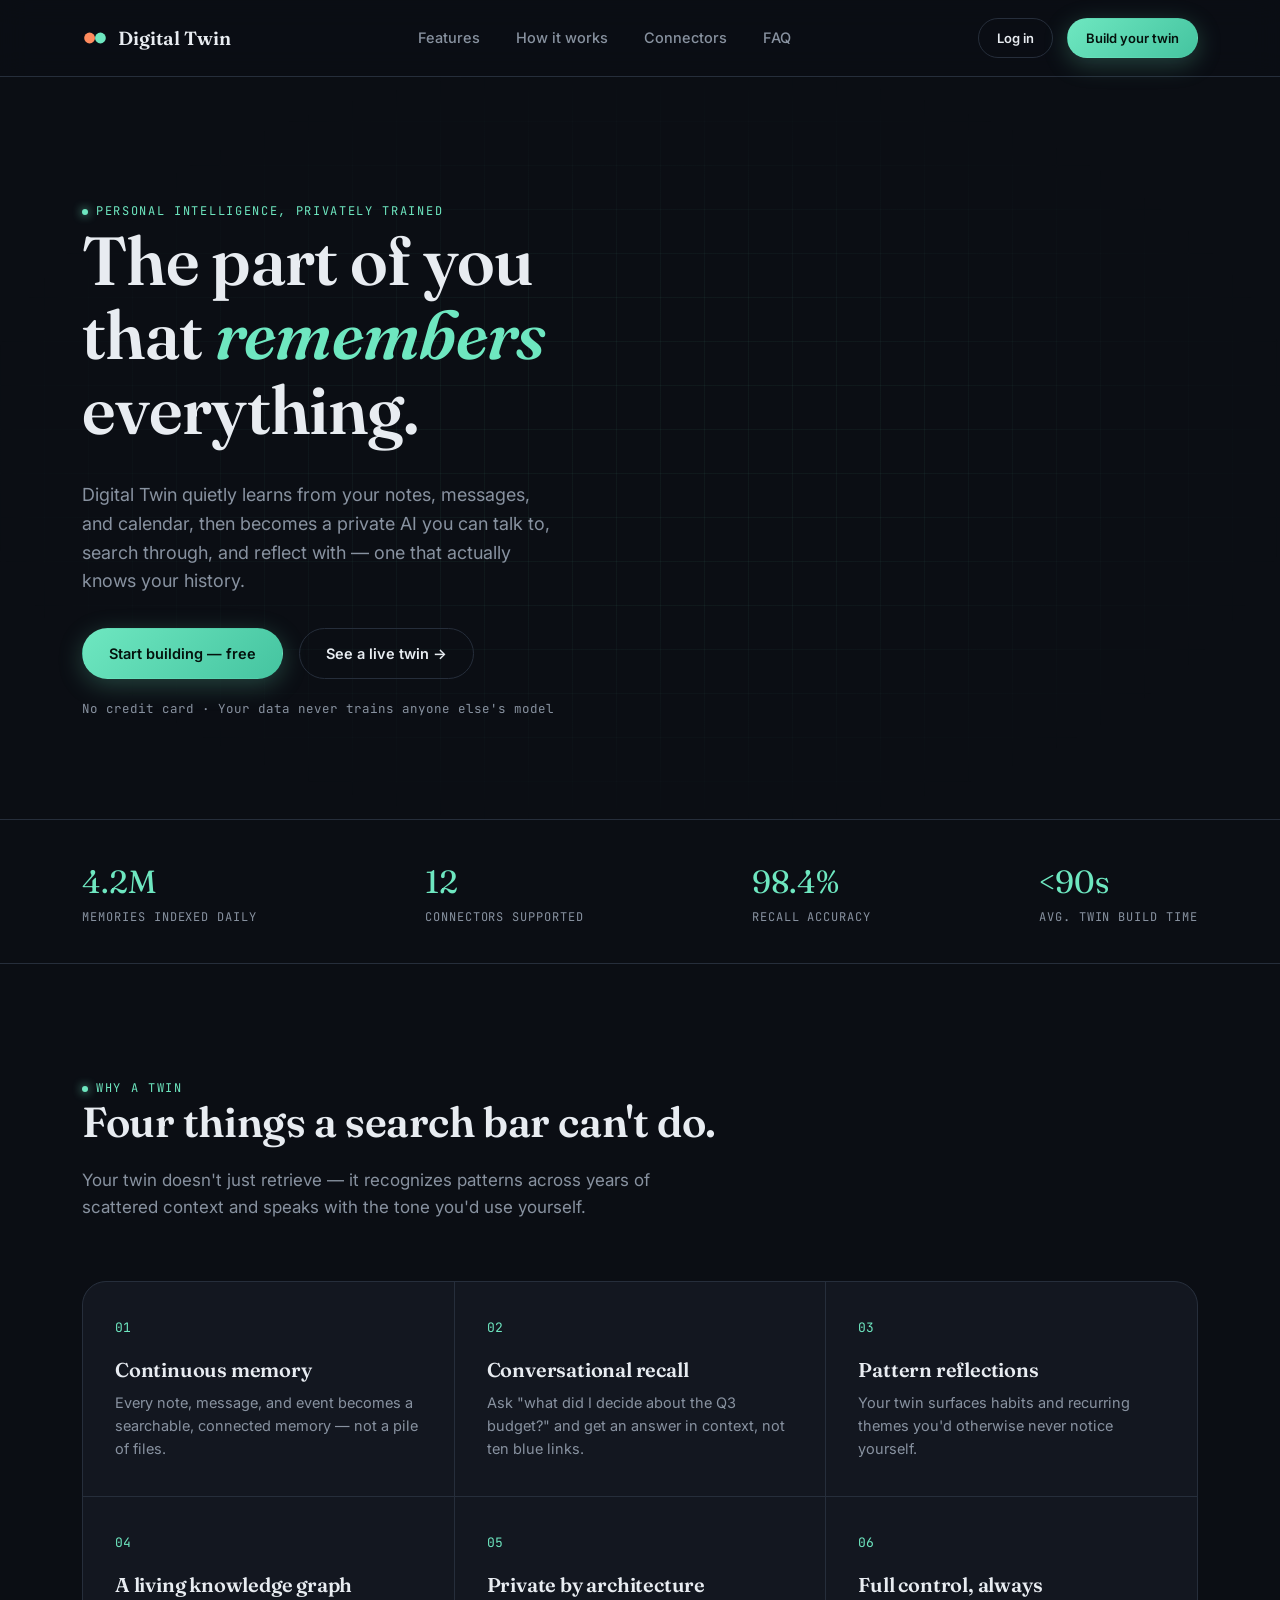
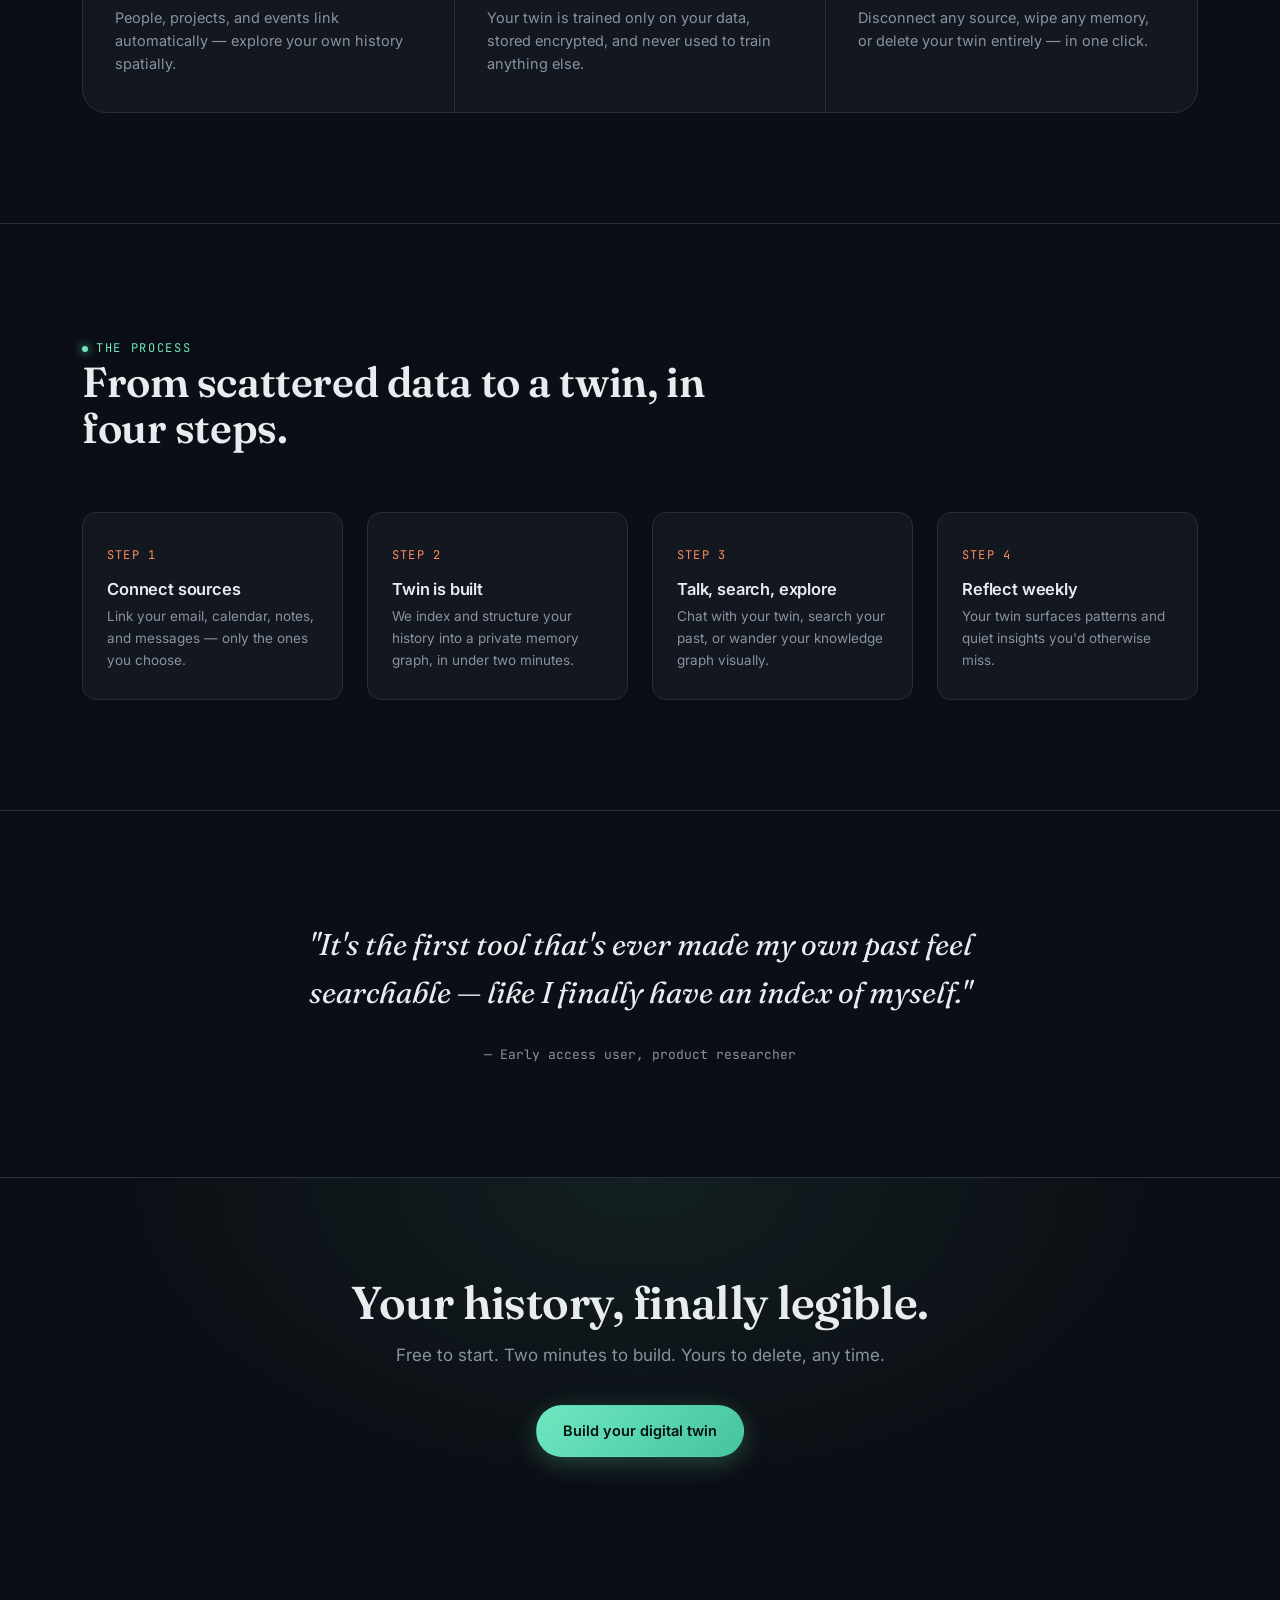
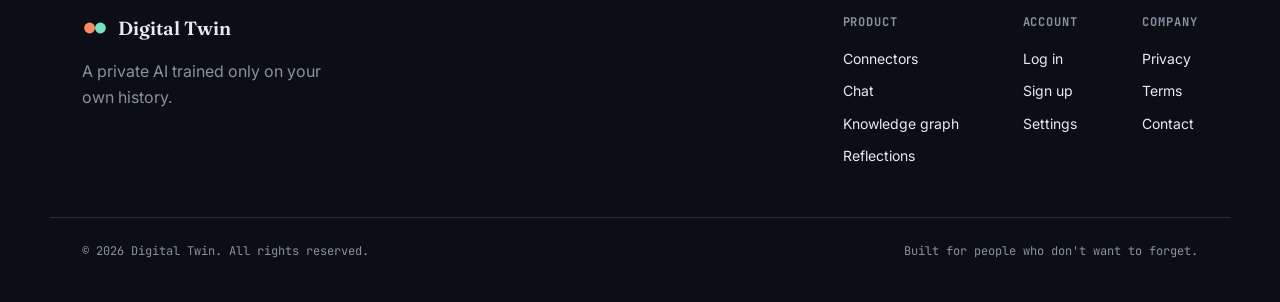
<file: frontend/index.html>
<!DOCTYPE html>
<html lang="en">
<head>
<meta charset="UTF-8">
<meta name="viewport" content="width=device-width, initial-scale=1.0">
<title>Digital Twin — An AI that remembers what you'd forget</title>
<link rel="stylesheet" href="css/style.css?v=8">
<link rel="stylesheet" href="css/animation.css?v=8">
<link rel="stylesheet" href="css/responsive.css?v=8">
</head>
<body>

<header class="site-header">
  <div class="container">
    <a href="index.html" class="brand">
      <svg class="mark" viewBox="0 0 24 24" fill="none"><circle cx="7" cy="12" r="5" fill="#FF8B5E"/><circle cx="17" cy="12" r="5" fill="#6EE7C0"/></svg>
      <span>Digital Twin</span>
    </a>
    <nav class="nav-links">
      <a href="#features">Features</a>
      <a href="#how-it-works">How it works</a>
      <a href="connectors.html">Connectors</a>
      <a href="#faq">FAQ</a>
    </nav>
    <div class="nav-cta">
      <a href="login.html" class="btn btn-ghost btn-sm">Log in</a>
      <a href="signup.html" class="btn btn-primary btn-sm">Build your twin</a>
    </div>
  </div>
</header>

<section class="hero">
  <div class="hero-bg-grid"></div>
  <div class="container">
    <div class="fade-up">
      <span class="eyebrow">Personal intelligence, privately trained</span>
      <h1>The part of you that <em>remembers</em> everything.</h1>
      <p class="lede">Digital Twin quietly learns from your notes, messages, and calendar, then becomes a private AI you can talk to, search through, and reflect with — one that actually knows your history.</p>
      <div class="hero-actions">
        <a href="signup.html" class="btn btn-primary">Start building — free</a>
        <a href="chat.html" class="btn btn-ghost">See a live twin →</a>
      </div>
      <div class="hero-note">No credit card · Your data never trains anyone else's model</div>
    </div>
  </div>
</section>

<section class="stat-strip">
  <div class="container">
    <div class="stat"><div class="num">4.2M</div><div class="label">memories indexed daily</div></div>
    <div class="stat"><div class="num">12</div><div class="label">connectors supported</div></div>
    <div class="stat"><div class="num">98.4%</div><div class="label">recall accuracy</div></div>
    <div class="stat"><div class="num">&lt;90s</div><div class="label">avg. twin build time</div></div>
  </div>
</section>

<section class="section" id="features">
  <div class="container">
    <div class="section-head">
      <span class="eyebrow">Why a twin</span>
      <h2>Four things a search bar can't do.</h2>
      <p>Your twin doesn't just retrieve — it recognizes patterns across years of scattered context and speaks with the tone you'd use yourself.</p>
    </div>
    <div class="feature-grid">
      <div class="feature-card">
        <span class="num">01</span>
        <h3>Continuous memory</h3>
        <p>Every note, message, and event becomes a searchable, connected memory — not a pile of files.</p>
      </div>
      <div class="feature-card">
        <span class="num">02</span>
        <h3>Conversational recall</h3>
        <p>Ask "what did I decide about the Q3 budget?" and get an answer in context, not ten blue links.</p>
      </div>
      <div class="feature-card">
        <span class="num">03</span>
        <h3>Pattern reflections</h3>
        <p>Your twin surfaces habits and recurring themes you'd otherwise never notice yourself.</p>
      </div>
      <div class="feature-card">
        <span class="num">04</span>
        <h3>A living knowledge graph</h3>
        <p>People, projects, and events link automatically — explore your own history spatially.</p>
      </div>
      <div class="feature-card">
        <span class="num">05</span>
        <h3>Private by architecture</h3>
        <p>Your twin is trained only on your data, stored encrypted, and never used to train anything else.</p>
      </div>
      <div class="feature-card">
        <span class="num">06</span>
        <h3>Full control, always</h3>
        <p>Disconnect any source, wipe any memory, or delete your twin entirely — in one click.</p>
      </div>
    </div>
  </div>
</section>

<section class="section" id="how-it-works">
  <div class="container">
    <div class="section-head">
      <span class="eyebrow">The process</span>
      <h2>From scattered data to a twin, in four steps.</h2>
    </div>
    <div class="flow">
      <div class="flow-step">
        <span class="step-index">STEP 1</span>
        <h4>Connect sources</h4>
        <p>Link your email, calendar, notes, and messages — only the ones you choose.</p>
      </div>
      <div class="flow-step">
        <span class="step-index">STEP 2</span>
        <h4>Twin is built</h4>
        <p>We index and structure your history into a private memory graph, in under two minutes.</p>
      </div>
      <div class="flow-step">
        <span class="step-index">STEP 3</span>
        <h4>Talk, search, explore</h4>
        <p>Chat with your twin, search your past, or wander your knowledge graph visually.</p>
      </div>
      <div class="flow-step">
        <span class="step-index">STEP 4</span>
        <h4>Reflect weekly</h4>
        <p>Your twin surfaces patterns and quiet insights you'd otherwise miss.</p>
      </div>
    </div>
  </div>
</section>

<section class="section">
  <div class="container">
    <div class="quote-block">
      <blockquote>"It's the first tool that's ever made my own past feel searchable — like I finally have an index of myself."</blockquote>
      <cite>— Early access user, product researcher</cite>
    </div>
  </div>
</section>

<section class="cta-band" id="faq">
  <div class="container">
    <h2>Your history, finally legible.</h2>
    <p>Free to start. Two minutes to build. Yours to delete, any time.</p>
    <a href="signup.html" class="btn btn-primary">Build your digital twin</a>
  </div>
</section>

<footer class="site-footer">
  <div class="container">
    <div>
      <a href="index.html" class="brand"><svg class="mark" viewBox="0 0 24 24" fill="none"><circle cx="7" cy="12" r="5" fill="#FF8B5E"/><circle cx="17" cy="12" r="5" fill="#6EE7C0"/></svg><span>Digital Twin</span></a>
      <p style="max-width:260px;margin-top:16px;">A private AI trained only on your own history.</p>
    </div>
    <div class="footer-cols">
      <div class="footer-col">
        <h5>Product</h5>
        <a href="connectors.html">Connectors</a>
        <a href="chat.html">Chat</a>
        <a href="graph.html">Knowledge graph</a>
        <a href="reflection.html">Reflections</a>
      </div>
      <div class="footer-col">
        <h5>Account</h5>
        <a href="login.html">Log in</a>
        <a href="signup.html">Sign up</a>
        <a href="settings.html">Settings</a>
      </div>
      <div class="footer-col">
        <h5>Company</h5>
        <a href="#">Privacy</a>
        <a href="#">Terms</a>
        <a href="#">Contact</a>
      </div>
    </div>
  </div>
  <div class="container footer-bottom">
    <span>© 2026 Digital Twin. All rights reserved.</span>
    <span>Built for people who don't want to forget.</span>
  </div>
</footer>

</body>
</html>
</file>
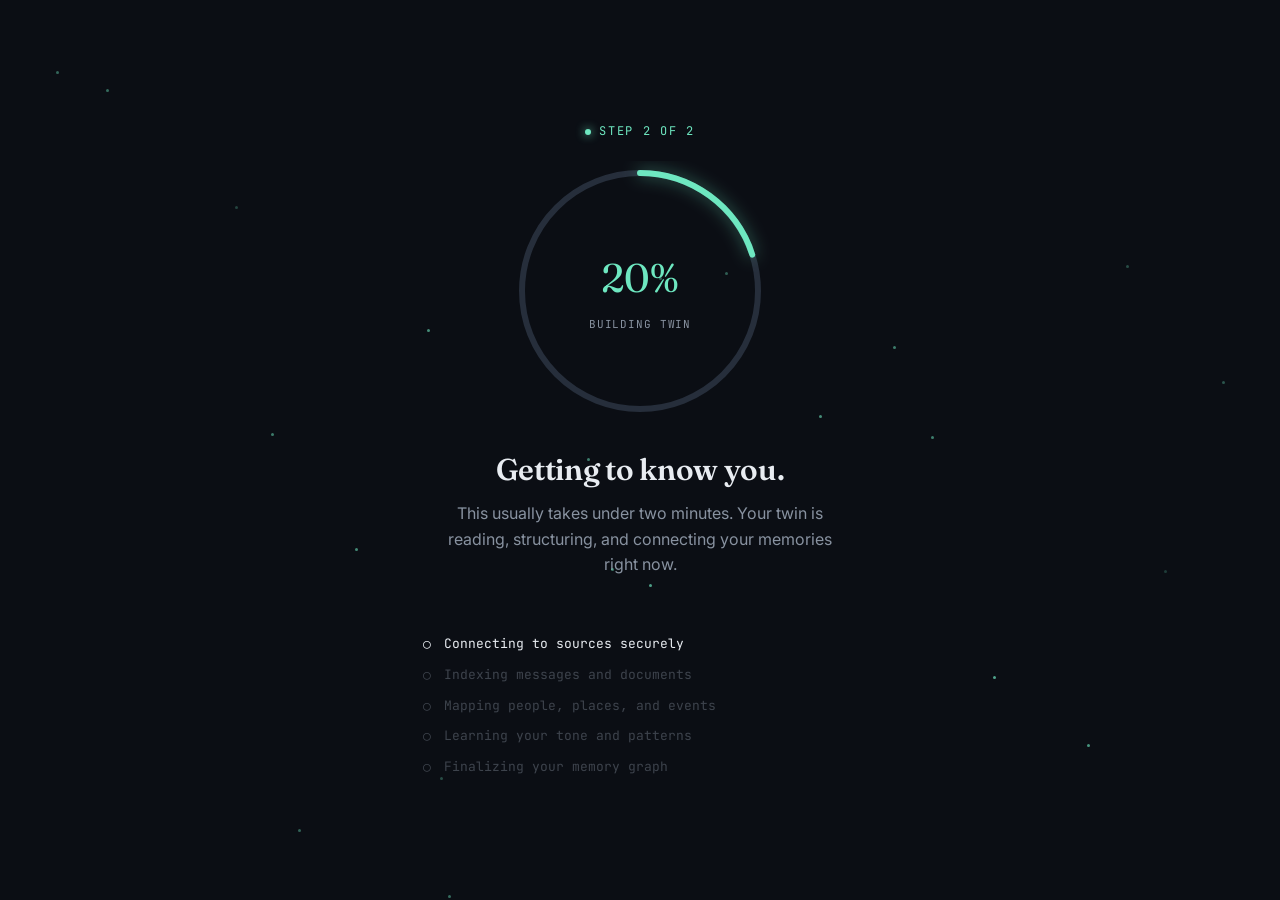
<file: frontend/building.html>
<!DOCTYPE html>
<html lang="en">
<head>
<meta charset="UTF-8">
<meta name="viewport" content="width=device-width, initial-scale=1.0">
<title>Building your twin — Digital Twin</title>
<link rel="stylesheet" href="css/style.css?v=8">
<link rel="stylesheet" href="css/dashboard.css?v=8">
<link rel="stylesheet" href="css/animation.css?v=8">
<link rel="stylesheet" href="css/responsive.css?v=8">
</head>
<body>

<div class="building-shell">
  <div class="ambient-field" data-ambient></div>

  <span class="eyebrow">Step 2 of 2</span>

  <div class="progress-ring" style="margin-top:20px;">
    <svg viewBox="0 0 260 260">
      <circle class="track" cx="130" cy="130" r="118"/>
      <circle class="bar" data-progress-bar cx="130" cy="130" r="118"/>
    </svg>
    <div class="ring-label">
      <span class="pct" data-progress-pct>0%</span>
      <span class="txt">Building twin</span>
    </div>
  </div>

  <h1>Getting to know you.</h1>
  <p>This usually takes under two minutes. Your twin is reading, structuring, and connecting your memories right now.</p>

  <div class="build-log">
    <div class="log-item"><span class="chk">○</span> Connecting to sources securely</div>
    <div class="log-item"><span class="chk">○</span> Indexing messages and documents</div>
    <div class="log-item"><span class="chk">○</span> Mapping people, places, and events</div>
    <div class="log-item"><span class="chk">○</span> Learning your tone and patterns</div>
    <div class="log-item"><span class="chk">○</span> Finalizing your memory graph</div>
  </div>
</div>

<script src="js/app.js?v=9"></script>
<script src="js/animation.js?v=8"></script>
<script>
  DTAnim.mountAmbientField('[data-ambient]', 22);
  DT.initAuthGuard('login.html');
  DT.initBuildingSequence('dashboard.html');
</script>
</body>
</html>
</file>
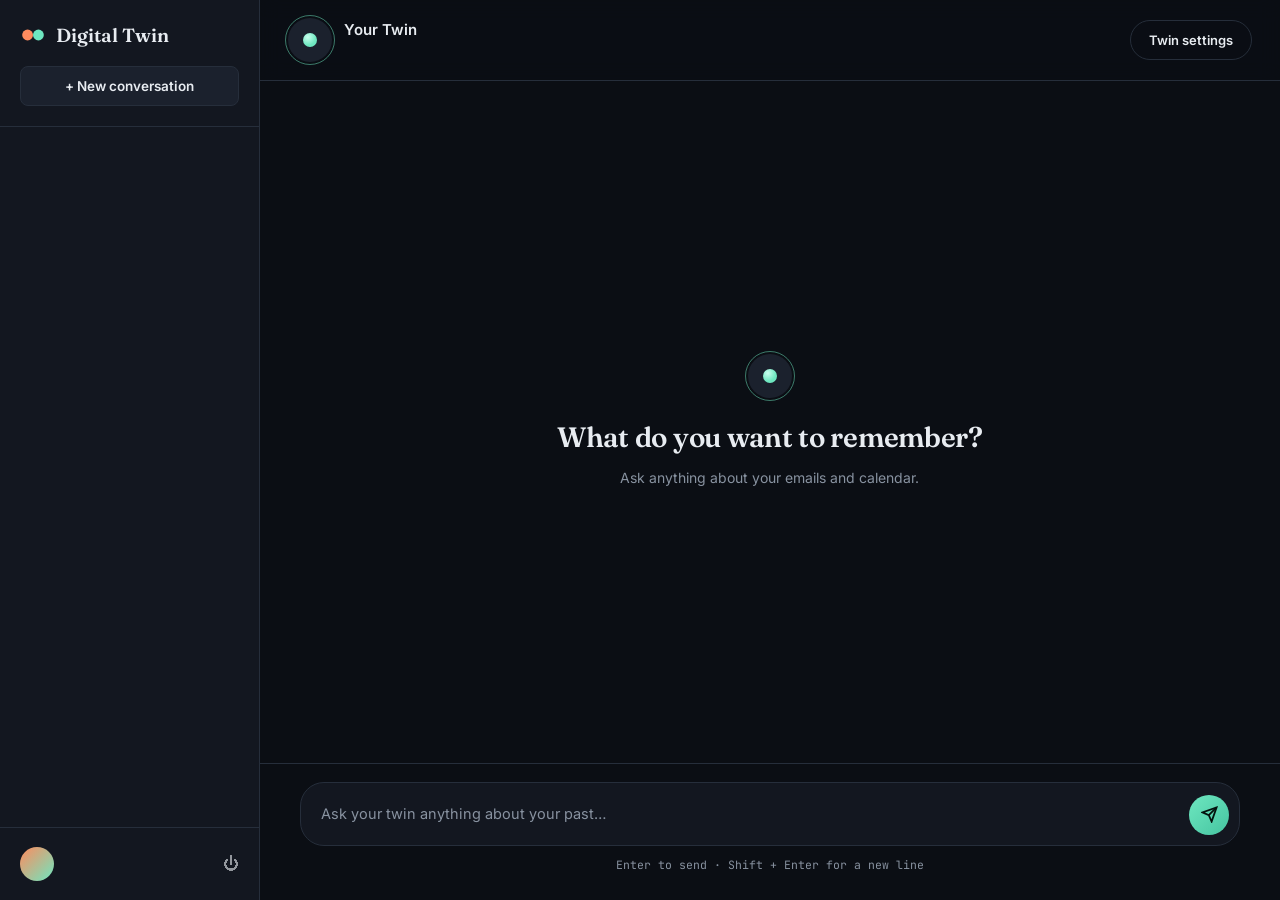
<file: frontend/chat.html>
<!DOCTYPE html>
<html lang="en">
<head>
<meta charset="UTF-8">
<meta name="viewport" content="width=device-width, initial-scale=1.0">
<title>Chat — Digital Twin</title>
<link rel="stylesheet" href="css/style.css?v=8">
<link rel="stylesheet" href="css/dashboard.css?v=8">
<link rel="stylesheet" href="css/chat.css?v=9">
<link rel="stylesheet" href="css/animation.css?v=8">
<link rel="stylesheet" href="css/responsive.css?v=8">
</head>
<body>

<div class="chat-shell">
  <aside class="convo-rail" data-convo-rail>
    <div class="convo-rail-head">
      <a href="dashboard.html" class="brand" style="margin-bottom:16px;"><svg class="mark" viewBox="0 0 24 24" fill="none"><circle cx="7" cy="12" r="5" fill="#FF8B5E"/><circle cx="17" cy="12" r="5" fill="#6EE7C0"/></svg><span>Digital Twin</span></a>
      <button class="new-chat-btn" data-new-chat>+ New conversation</button>
    </div>
    <div class="convo-list" data-convo-list></div>
    <div class="rail-foot" style="padding:16px 20px;">
      <div class="avatar"></div>
      <div class="who"><div class="name">&nbsp;</div><div class="plan">&nbsp;</div></div>
      <a href="#" data-logout title="Log out" style="margin-left:auto;opacity:.6;">⏻</a>
    </div>
  </aside>

  <div class="chat-main">
    <div class="chat-topbar">
      <div class="who">
        <button class="convo-toggle" data-convo-toggle aria-label="Show conversations">☰</button>
        <div class="thread-badge"><div class="core"></div></div>
        <div>
          <div class="name" data-chat-title>Your Twin</div>
          <div class="status" data-chat-status>&nbsp;</div>
        </div>
      </div>
      <a href="settings.html" class="btn btn-ghost btn-sm">Twin settings</a>
    </div>

    <div class="chat-scroll" data-chat-scroll></div>

    <div class="chat-composer">
      <form data-composer-form>
        <div class="composer-box">
          <textarea data-composer-input rows="1" placeholder="Ask your twin anything about your past…"></textarea>
          <button type="submit" class="send-btn" aria-label="Send">
            <svg viewBox="0 0 24 24" fill="none" stroke="currentColor" stroke-width="2.5"><line x1="22" y1="2" x2="11" y2="13"/><polygon points="22 2 15 22 11 13 2 9 22 2"/></svg>
          </button>
        </div>
      </form>
      <div class="composer-hint">Enter to send · Shift + Enter for a new line</div>
    </div>
  </div>
</div>

<script src="js/app.js?v=9"></script>
<script>
  DT.initAuthGuard('login.html');
  DT.initLogout();
  DT.initChat();
</script>
</body>
</html>
</file>
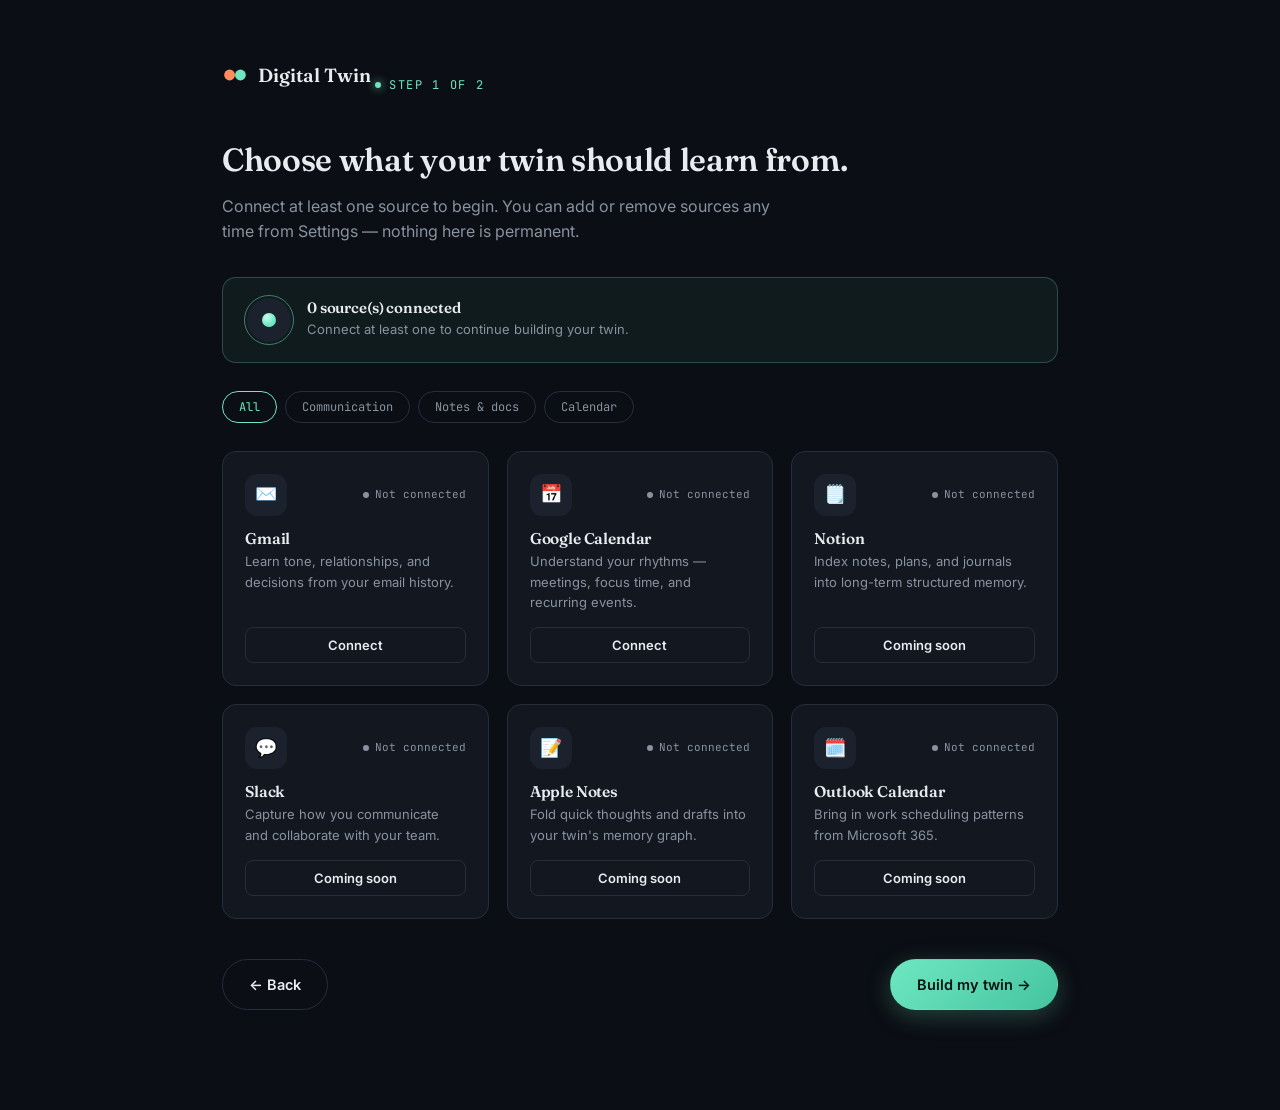
<file: frontend/connectors.html>
<!DOCTYPE html>
<html lang="en">
<head>
<meta charset="UTF-8">
<meta name="viewport" content="width=device-width, initial-scale=1.0">
<title>Connect your sources — Digital Twin</title>
<link rel="stylesheet" href="css/style.css?v=8">
<link rel="stylesheet" href="css/dashboard.css?v=8">
<link rel="stylesheet" href="css/connector.css?v=8">
<link rel="stylesheet" href="css/animation.css?v=8">
<link rel="stylesheet" href="css/responsive.css?v=8">
</head>
<body>

<div style="max-width:900px;margin:0 auto;padding:60px 32px 100px;">
  <a href="index.html" class="brand" style="margin-bottom:40px;display:inline-flex;">
    <svg class="mark" viewBox="0 0 24 24" fill="none"><circle cx="7" cy="12" r="5" fill="#FF8B5E"/><circle cx="17" cy="12" r="5" fill="#6EE7C0"/></svg>
    <span>Digital Twin</span>
  </a>

  <span class="eyebrow">Step 1 of 2</span>
  <h1 class="fade-up" style="font-size:32px;margin-top:12px;">Choose what your twin should learn from.</h1>
  <p class="fade-up" style="max-width:560px;margin-bottom:32px;">Connect at least one source to begin. You can add or remove sources any time from Settings — nothing here is permanent.</p>

  <div class="form-alert" data-connector-alert style="margin-bottom:20px;"></div>

  <div class="connector-banner">
    <div class="thread-badge"><div class="core"></div></div>
    <div>
      <h4><span data-connected-count>0</span> source(s) connected</h4>
      <p>Connect at least one to continue building your twin.</p>
    </div>
  </div>

  <div class="connector-category-tabs">
    <button class="filter-chip active" data-filter="all">All</button>
    <button class="filter-chip" data-filter="comms">Communication</button>
    <button class="filter-chip" data-filter="notes">Notes &amp; docs</button>
    <button class="filter-chip" data-filter="calendar">Calendar</button>
  </div>

  <div class="connector-grid" data-connector-grid>

    <div class="connector-card" data-name="Gmail" data-category="comms" data-provider="gmail">
      <div class="connector-top">
        <div class="connector-icon">✉️</div>
        <span class="connector-status"><span class="dot"></span> Not connected</span>
      </div>
      <div>
        <h4>Gmail</h4>
        <p>Learn tone, relationships, and decisions from your email history.</p>
      </div>
      <button class="connector-toggle-btn">Connect</button>
    </div>

    <div class="connector-card" data-name="Google Calendar" data-category="calendar" data-provider="google_calendar">
      <div class="connector-top">
        <div class="connector-icon">📅</div>
        <span class="connector-status"><span class="dot"></span> Not connected</span>
      </div>
      <div>
        <h4>Google Calendar</h4>
        <p>Understand your rhythms — meetings, focus time, and recurring events.</p>
      </div>
      <button class="connector-toggle-btn">Connect</button>
    </div>

    <div class="connector-card" data-name="Notion" data-category="notes">
      <div class="connector-top">
        <div class="connector-icon">🗒️</div>
        <span class="connector-status"><span class="dot"></span> Not connected</span>
      </div>
      <div>
        <h4>Notion</h4>
        <p>Index notes, plans, and journals into long-term structured memory.</p>
      </div>
      <button class="connector-toggle-btn" disabled title="Coming soon">Coming soon</button>
    </div>

    <div class="connector-card" data-name="Slack" data-category="comms">
      <div class="connector-top">
        <div class="connector-icon">💬</div>
        <span class="connector-status"><span class="dot"></span> Not connected</span>
      </div>
      <div>
        <h4>Slack</h4>
        <p>Capture how you communicate and collaborate with your team.</p>
      </div>
      <button class="connector-toggle-btn" disabled title="Coming soon">Coming soon</button>
    </div>

    <div class="connector-card" data-name="Apple Notes" data-category="notes">
      <div class="connector-top">
        <div class="connector-icon">📝</div>
        <span class="connector-status"><span class="dot"></span> Not connected</span>
      </div>
      <div>
        <h4>Apple Notes</h4>
        <p>Fold quick thoughts and drafts into your twin's memory graph.</p>
      </div>
      <button class="connector-toggle-btn" disabled title="Deferred — no cloud API for Apple Notes">Coming soon</button>
    </div>

    <div class="connector-card" data-name="Outlook Calendar" data-category="calendar">
      <div class="connector-top">
        <div class="connector-icon">🗓️</div>
        <span class="connector-status"><span class="dot"></span> Not connected</span>
      </div>
      <div>
        <h4>Outlook Calendar</h4>
        <p>Bring in work scheduling patterns from Microsoft 365.</p>
      </div>
      <button class="connector-toggle-btn" disabled title="Coming soon">Coming soon</button>
    </div>

  </div>

  <div style="display:flex;justify-content:space-between;margin-top:40px;">
    <a href="signup.html" class="btn btn-ghost">← Back</a>
    <a href="building.html" class="btn btn-primary">Build my twin →</a>
  </div>
</div>

<script src="js/app.js?v=9"></script>
<script>
  DT.initAuthGuard('login.html');
  DT.initConnectors();
</script>
</body>
</html>
</file>
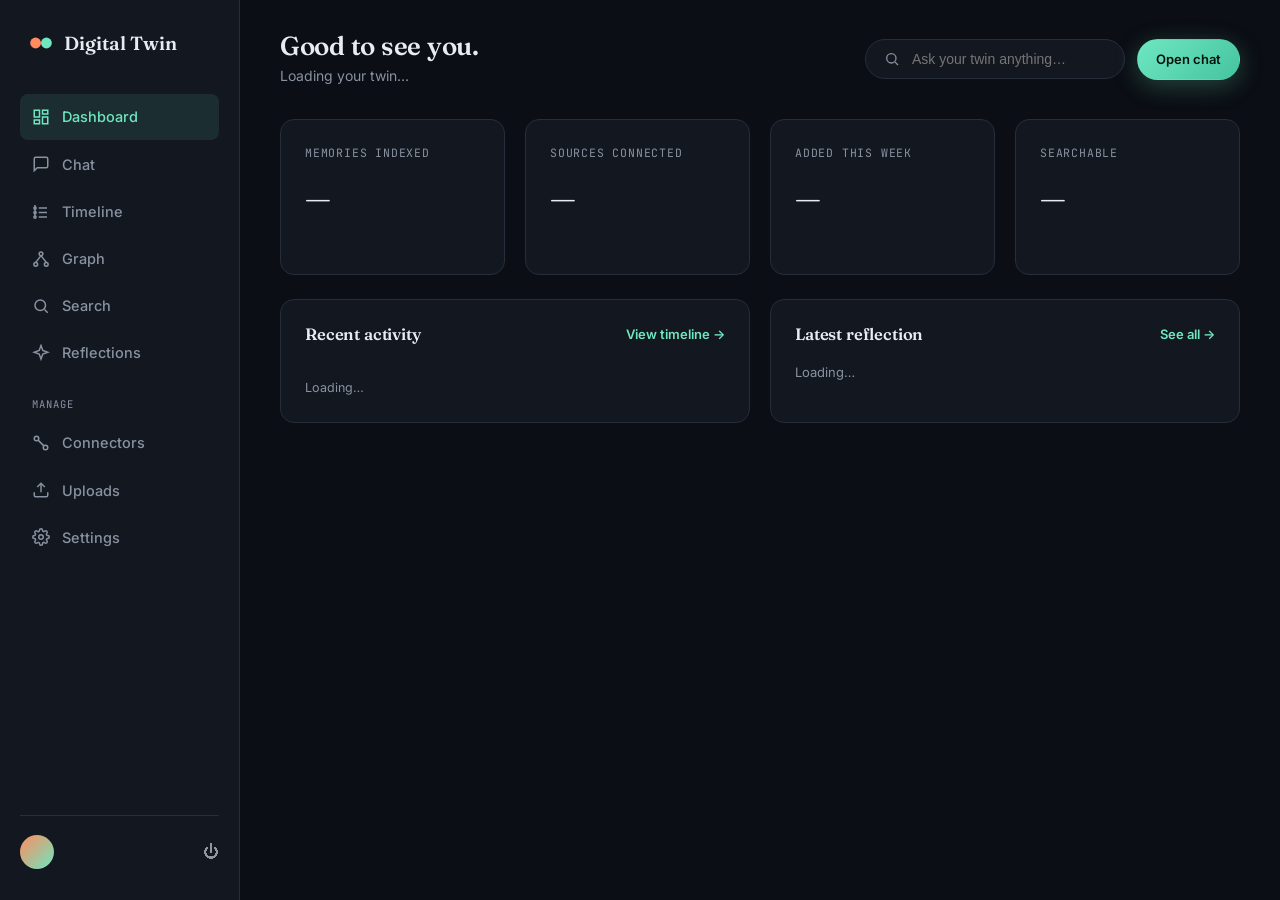
<file: frontend/dashboard.html>
<!DOCTYPE html>
<html lang="en">
<head>
<meta charset="UTF-8">
<meta name="viewport" content="width=device-width, initial-scale=1.0">
<title>Dashboard — Digital Twin</title>
<link rel="stylesheet" href="css/style.css?v=8">
<link rel="stylesheet" href="css/dashboard.css?v=8">
<link rel="stylesheet" href="css/animation.css?v=8">
<link rel="stylesheet" href="css/responsive.css?v=8">
</head>
<body>

<div class="app-shell">
  <aside class="rail">
    <a href="index.html" class="brand"><svg class="mark" viewBox="0 0 24 24" fill="none"><circle cx="7" cy="12" r="5" fill="#FF8B5E"/><circle cx="17" cy="12" r="5" fill="#6EE7C0"/></svg><span>Digital Twin</span></a>
    <nav class="rail-nav">
      <a href="dashboard.html" class="active"><svg viewBox="0 0 24 24" fill="none" stroke="currentColor" stroke-width="2"><rect x="3" y="3" width="7" height="9"/><rect x="14" y="3" width="7" height="5"/><rect x="14" y="12" width="7" height="9"/><rect x="3" y="16" width="7" height="5"/></svg><span>Dashboard</span></a>
      <a href="chat.html"><svg viewBox="0 0 24 24" fill="none" stroke="currentColor" stroke-width="2"><path d="M21 15a2 2 0 0 1-2 2H7l-4 4V5a2 2 0 0 1 2-2h14a2 2 0 0 1 2 2z"/></svg><span>Chat</span></a>
      <a href="timeline.html"><svg viewBox="0 0 24 24" fill="none" stroke="currentColor" stroke-width="2"><line x1="4" y1="4" x2="4" y2="20"/><circle cx="4" cy="8" r="1.5"/><circle cx="4" cy="14" r="1.5"/><circle cx="4" cy="20" r="1.5"/><line x1="9" y1="8" x2="20" y2="8"/><line x1="9" y1="14" x2="20" y2="14"/><line x1="9" y1="20" x2="20" y2="20"/></svg><span>Timeline</span></a>
      <a href="graph.html"><svg viewBox="0 0 24 24" fill="none" stroke="currentColor" stroke-width="2"><circle cx="12" cy="5" r="2.5"/><circle cx="5" cy="19" r="2.5"/><circle cx="19" cy="19" r="2.5"/><line x1="12" y1="7.5" x2="5" y2="16.5"/><line x1="12" y1="7.5" x2="19" y2="16.5"/></svg><span>Graph</span></a>
      <a href="search.html"><svg viewBox="0 0 24 24" fill="none" stroke="currentColor" stroke-width="2"><circle cx="11" cy="11" r="7"/><line x1="21" y1="21" x2="16.65" y2="16.65"/></svg><span>Search</span></a>
      <a href="reflection.html"><svg viewBox="0 0 24 24" fill="none" stroke="currentColor" stroke-width="2"><path d="M12 2l2.4 6.6L21 11l-6.6 2.4L12 20l-2.4-6.6L3 11l6.6-2.4z"/></svg><span>Reflections</span></a>
      <div class="rail-section-label">Manage</div>
      <a href="connectors.html"><svg viewBox="0 0 24 24" fill="none" stroke="currentColor" stroke-width="2"><circle cx="6" cy="6" r="3"/><circle cx="18" cy="18" r="3"/><path d="M8.5 8.5 15.5 15.5"/></svg><span>Connectors</span></a>
      <a href="uploads.html"><svg viewBox="0 0 24 24" fill="none" stroke="currentColor" stroke-width="2"><path d="M21 15v4a2 2 0 0 1-2 2H5a2 2 0 0 1-2-2v-4"/><polyline points="17 8 12 3 7 8"/><line x1="12" y1="3" x2="12" y2="15"/></svg><span>Uploads</span></a>
      <a href="settings.html"><svg viewBox="0 0 24 24" fill="none" stroke="currentColor" stroke-width="2"><circle cx="12" cy="12" r="3"/><path d="M19.4 15a1.65 1.65 0 0 0 .33 1.82l.06.06a2 2 0 1 1-2.83 2.83l-.06-.06a1.65 1.65 0 0 0-1.82-.33 1.65 1.65 0 0 0-1 1.51V21a2 2 0 0 1-4 0v-.09A1.65 1.65 0 0 0 9 19.4a1.65 1.65 0 0 0-1.82.33l-.06.06a2 2 0 1 1-2.83-2.83l.06-.06a1.65 1.65 0 0 0 .33-1.82 1.65 1.65 0 0 0-1.51-1H3a2 2 0 0 1 0-4h.09A1.65 1.65 0 0 0 4.6 9a1.65 1.65 0 0 0-.33-1.82l-.06-.06a2 2 0 1 1 2.83-2.83l.06.06a1.65 1.65 0 0 0 1.82.33H9a1.65 1.65 0 0 0 1-1.51V3a2 2 0 0 1 4 0v.09a1.65 1.65 0 0 0 1 1.51 1.65 1.65 0 0 0 1.82-.33l.06-.06a2 2 0 1 1 2.83 2.83l-.06.06a1.65 1.65 0 0 0-.33 1.82V9a1.65 1.65 0 0 0 1.51 1H21a2 2 0 0 1 0 4h-.09a1.65 1.65 0 0 0-1.51 1z"/></svg><span>Settings</span></a>
    </nav>
    <div class="rail-foot">
      <div class="avatar"></div>
      <div class="who"><div class="name">&nbsp;</div><div class="plan">&nbsp;</div></div>
      <a href="#" data-logout title="Log out" style="margin-left:auto;opacity:.6;">⏻</a>
    </div>
  </aside>

  <main class="main">
    <div class="topbar">
      <div>
        <h1 data-dash="greeting">Good to see you.</h1>
        <div class="sub" data-dash="subtitle">Loading your twin…</div>
      </div>
      <div class="topbar-actions">
        <div class="search-box">
          <svg viewBox="0 0 24 24" fill="none" stroke="currentColor" stroke-width="2"><circle cx="11" cy="11" r="7"/><line x1="21" y1="21" x2="16.65" y2="16.65"/></svg>
          <input type="text" placeholder="Ask your twin anything…" onclick="location.href='search.html'" readonly>
        </div>
        <a href="chat.html" class="btn btn-primary btn-sm">Open chat</a>
      </div>
    </div>

    <div class="card-grid grid-4" style="margin-bottom:24px;">
      <div class="card stat-card">
        <div class="label">Memories indexed</div>
        <div class="value" data-dash="total">—</div>
        <div class="delta" data-dash="total-delta">&nbsp;</div>
      </div>
      <div class="card stat-card">
        <div class="label">Sources connected</div>
        <div class="value" data-dash="sources">—</div>
        <div class="delta" data-dash="sources-delta">&nbsp;</div>
      </div>
      <div class="card stat-card">
        <div class="label">Added this week</div>
        <div class="value" data-dash="week">—</div>
        <div class="delta" data-dash="week-delta">&nbsp;</div>
      </div>
      <div class="card stat-card">
        <div class="label">Searchable</div>
        <div class="value" data-dash="searchable">—</div>
        <div class="delta" data-dash="searchable-delta">&nbsp;</div>
      </div>
    </div>

    <div class="card-grid grid-2">
      <div class="card">
        <div class="card-head">
          <h3>Recent activity</h3>
          <a href="timeline.html">View timeline →</a>
        </div>
        <div class="row-list" data-dash="activity">
          <div class="row-item"><div class="row-body"><div class="meta">Loading…</div></div></div>
        </div>
      </div>

      <div class="card">
        <div class="card-head">
          <h3>Latest reflection</h3>
          <a href="reflection.html">See all →</a>
        </div>
        <div data-latest-reflection><p class="hint">Loading…</p></div>
      </div>
    </div>
  </main>
</div>

<script src="js/app.js?v=9"></script>
<script>
  DT.initAuthGuard('login.html');
  DT.initLogout();
  DT.initDashboard();
  DT.initLatestReflection();
</script>
</body>
</html>
</file>
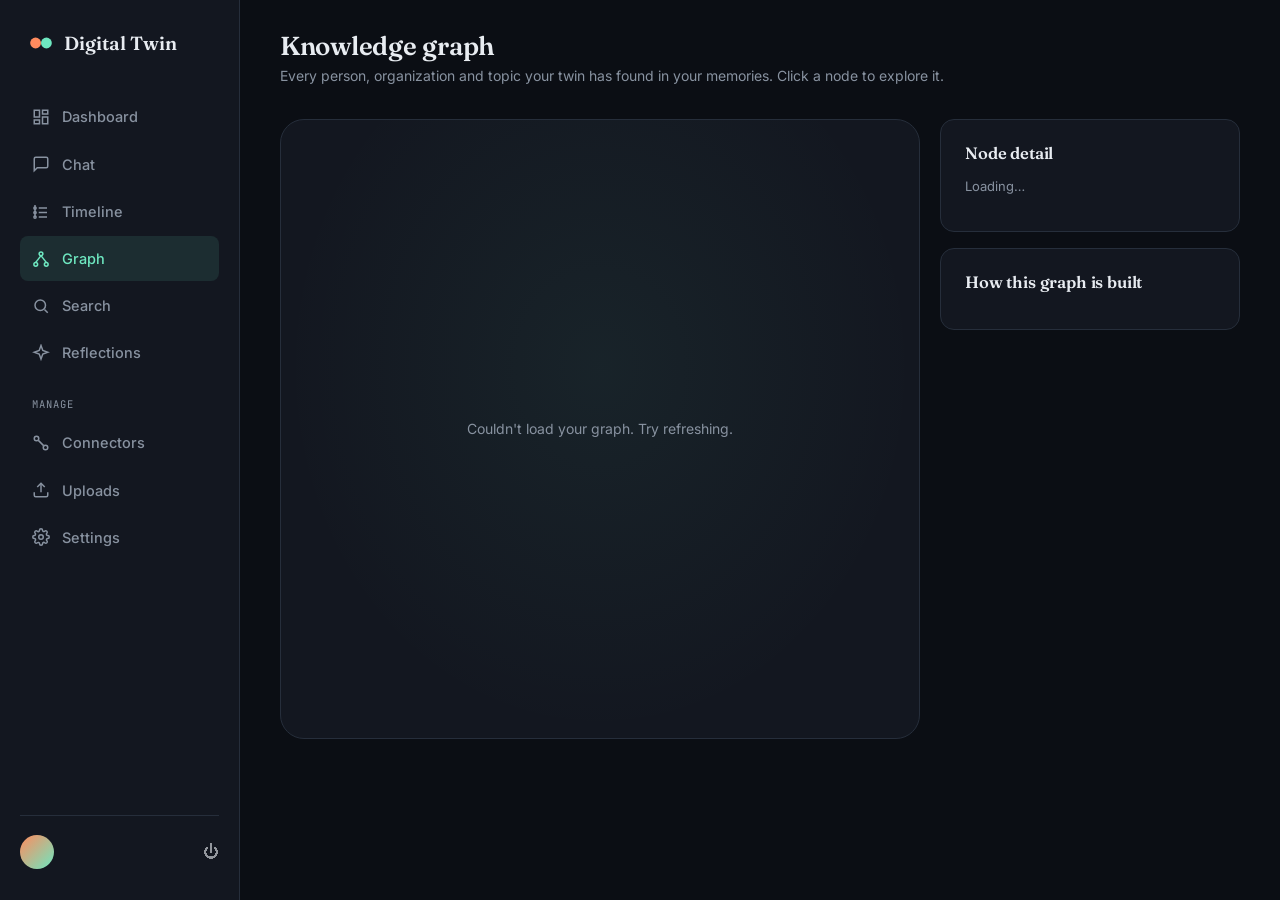
<file: frontend/graph.html>
<!DOCTYPE html>
<html lang="en">
<head>
<meta charset="UTF-8">
<meta name="viewport" content="width=device-width, initial-scale=1.0">
<title>Knowledge Graph — Digital Twin</title>
<link rel="stylesheet" href="css/style.css?v=8">
<link rel="stylesheet" href="css/dashboard.css?v=8">
<link rel="stylesheet" href="css/animation.css?v=8">
<link rel="stylesheet" href="css/responsive.css?v=8">
</head>
<body>

<div class="app-shell">
  <aside class="rail">
    <a href="index.html" class="brand"><svg class="mark" viewBox="0 0 24 24" fill="none"><circle cx="7" cy="12" r="5" fill="#FF8B5E"/><circle cx="17" cy="12" r="5" fill="#6EE7C0"/></svg><span>Digital Twin</span></a>
    <nav class="rail-nav">
      <a href="dashboard.html"><svg viewBox="0 0 24 24" fill="none" stroke="currentColor" stroke-width="2"><rect x="3" y="3" width="7" height="9"/><rect x="14" y="3" width="7" height="5"/><rect x="14" y="12" width="7" height="9"/><rect x="3" y="16" width="7" height="5"/></svg><span>Dashboard</span></a>
      <a href="chat.html"><svg viewBox="0 0 24 24" fill="none" stroke="currentColor" stroke-width="2"><path d="M21 15a2 2 0 0 1-2 2H7l-4 4V5a2 2 0 0 1 2-2h14a2 2 0 0 1 2 2z"/></svg><span>Chat</span></a>
      <a href="timeline.html"><svg viewBox="0 0 24 24" fill="none" stroke="currentColor" stroke-width="2"><line x1="4" y1="4" x2="4" y2="20"/><circle cx="4" cy="8" r="1.5"/><circle cx="4" cy="14" r="1.5"/><circle cx="4" cy="20" r="1.5"/><line x1="9" y1="8" x2="20" y2="8"/><line x1="9" y1="14" x2="20" y2="14"/><line x1="9" y1="20" x2="20" y2="20"/></svg><span>Timeline</span></a>
      <a href="graph.html" class="active"><svg viewBox="0 0 24 24" fill="none" stroke="currentColor" stroke-width="2"><circle cx="12" cy="5" r="2.5"/><circle cx="5" cy="19" r="2.5"/><circle cx="19" cy="19" r="2.5"/><line x1="12" y1="7.5" x2="5" y2="16.5"/><line x1="12" y1="7.5" x2="19" y2="16.5"/></svg><span>Graph</span></a>
      <a href="search.html"><svg viewBox="0 0 24 24" fill="none" stroke="currentColor" stroke-width="2"><circle cx="11" cy="11" r="7"/><line x1="21" y1="21" x2="16.65" y2="16.65"/></svg><span>Search</span></a>
      <a href="reflection.html"><svg viewBox="0 0 24 24" fill="none" stroke="currentColor" stroke-width="2"><path d="M12 2l2.4 6.6L21 11l-6.6 2.4L12 20l-2.4-6.6L3 11l6.6-2.4z"/></svg><span>Reflections</span></a>
      <div class="rail-section-label">Manage</div>
      <a href="connectors.html"><svg viewBox="0 0 24 24" fill="none" stroke="currentColor" stroke-width="2"><circle cx="6" cy="6" r="3"/><circle cx="18" cy="18" r="3"/><path d="M8.5 8.5 15.5 15.5"/></svg><span>Connectors</span></a>
      <a href="uploads.html"><svg viewBox="0 0 24 24" fill="none" stroke="currentColor" stroke-width="2"><path d="M21 15v4a2 2 0 0 1-2 2H5a2 2 0 0 1-2-2v-4"/><polyline points="17 8 12 3 7 8"/><line x1="12" y1="3" x2="12" y2="15"/></svg><span>Uploads</span></a>
      <a href="settings.html"><svg viewBox="0 0 24 24" fill="none" stroke="currentColor" stroke-width="2"><circle cx="12" cy="12" r="3"/><path d="M19.4 15a1.65 1.65 0 0 0 .33 1.82l.06.06a2 2 0 1 1-2.83 2.83l-.06-.06a1.65 1.65 0 0 0-1.82-.33 1.65 1.65 0 0 0-1 1.51V21a2 2 0 0 1-4 0v-.09A1.65 1.65 0 0 0 9 19.4a1.65 1.65 0 0 0-1.82.33l-.06.06a2 2 0 1 1-2.83-2.83l.06-.06a1.65 1.65 0 0 0 .33-1.82 1.65 1.65 0 0 0-1.51-1H3a2 2 0 0 1 0-4h.09A1.65 1.65 0 0 0 4.6 9a1.65 1.65 0 0 0-.33-1.82l-.06-.06a2 2 0 1 1 2.83-2.83l.06.06a1.65 1.65 0 0 0 1.82.33H9a1.65 1.65 0 0 0 1-1.51V3a2 2 0 0 1 4 0v.09a1.65 1.65 0 0 0 1 1.51 1.65 1.65 0 0 0 1.82-.33l.06-.06a2 2 0 1 1 2.83 2.83l-.06.06a1.65 1.65 0 0 0-.33 1.82V9a1.65 1.65 0 0 0 1.51 1H21a2 2 0 0 1 0 4h-.09a1.65 1.65 0 0 0-1.51 1z"/></svg><span>Settings</span></a>
    </nav>
    <div class="rail-foot">
      <div class="avatar"></div>
      <div class="who"><div class="name">&nbsp;</div><div class="plan">&nbsp;</div></div>
      <a href="#" data-logout title="Log out" style="margin-left:auto;opacity:.6;">⏻</a>
    </div>
  </aside>

  <main class="main" style="max-width:1300px;">
    <div class="topbar">
      <div>
        <h1>Knowledge graph</h1>
        <div class="sub">Every person, organization and topic your twin has found in your memories. Click a node to explore it.</div>
      </div>
    </div>

    <div class="graph-shell">
      <div class="graph-canvas-wrap">
        <canvas data-graph-canvas aria-label="Knowledge graph"></canvas>
        <div class="graph-overlay" data-graph-overlay hidden></div>
        <div class="graph-legend" data-graph-legend></div>
      </div>

      <div class="node-panel">
        <div class="card" data-node-detail>
          <div class="card-head"><h3>Node detail</h3></div>
          <p class="node-intro">Loading…</p>
        </div>
        <div class="card">
          <div class="card-head"><h3>How this graph is built</h3></div>
          <div class="graph-about" data-graph-about></div>
        </div>
      </div>
    </div>
  </main>
</div>

<script src="js/app.js?v=9"></script>
<script src="js/graph.js?v=9"></script>
<script>
  DT.initAuthGuard('login.html');
  DT.initLogout();
  DTGraph.init();
</script>
</body>
</html>
</file>
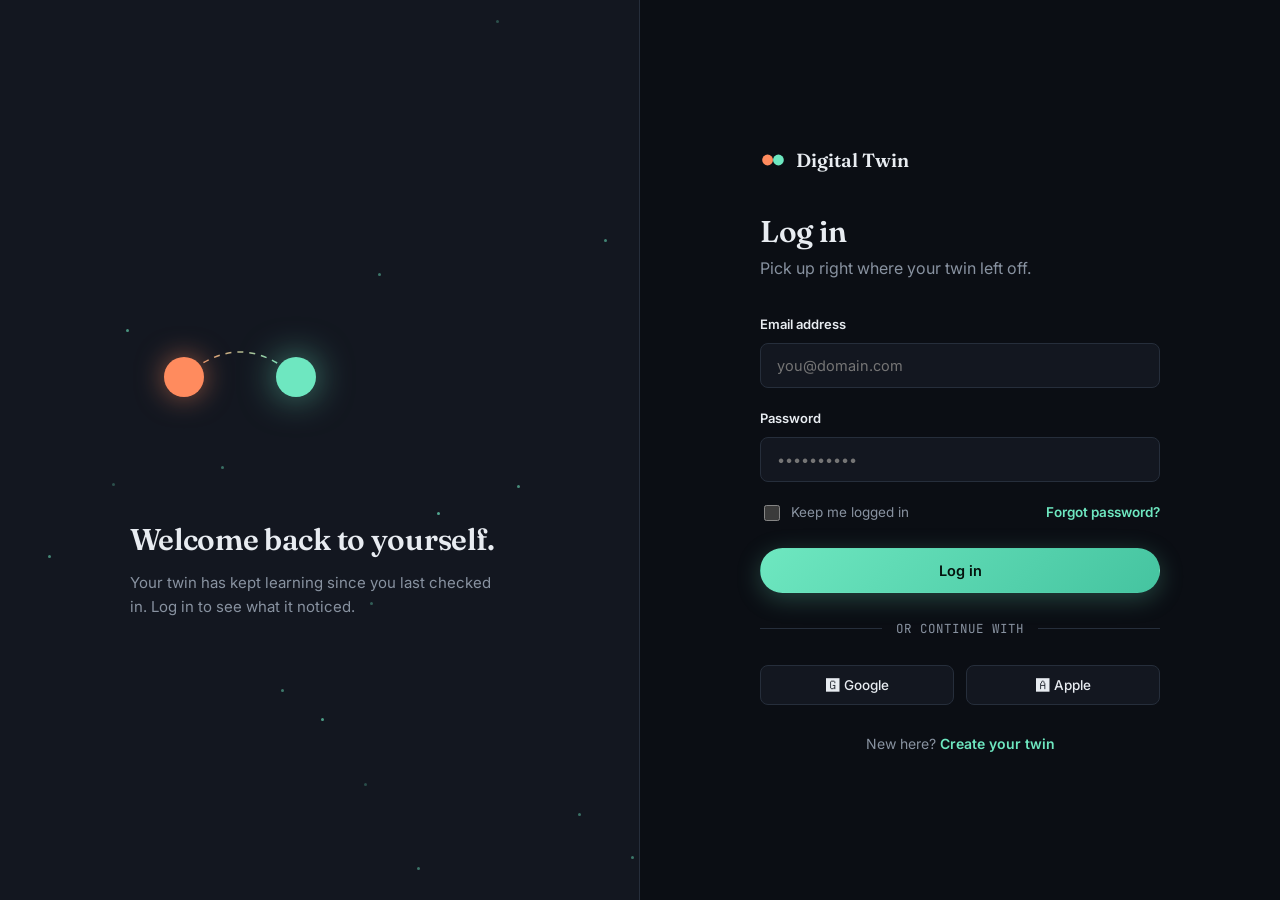
<file: frontend/login.html>
<!DOCTYPE html>
<html lang="en">
<head>
<meta charset="UTF-8">
<meta name="viewport" content="width=device-width, initial-scale=1.0">
<title>Log in — Digital Twin</title>
<link rel="stylesheet" href="css/style.css?v=8">
<link rel="stylesheet" href="css/animation.css?v=8">
<link rel="stylesheet" href="css/responsive.css?v=8">
</head>
<body>

<div class="auth-shell">
  <div class="auth-visual">
    <div class="ambient-field" data-ambient></div>
    <div class="auth-visual-copy fade-up">
      <div class="twin-thread" data-twin-thread style="margin-bottom:36px;"></div>
      <h2>Welcome back to yourself.</h2>
      <p>Your twin has kept learning since you last checked in. Log in to see what it noticed.</p>
    </div>
  </div>

  <div class="auth-form-side">
    <div class="auth-card fade-up">
      <a href="index.html" class="brand">
        <svg class="mark" viewBox="0 0 24 24" fill="none"><circle cx="7" cy="12" r="5" fill="#FF8B5E"/><circle cx="17" cy="12" r="5" fill="#6EE7C0"/></svg>
        <span>Digital Twin</span>
      </a>
      <h1>Log in</h1>
      <p>Pick up right where your twin left off.</p>

      <form id="loginForm" novalidate>
        <div class="form-alert" role="alert"></div>
        <div class="field">
          <label for="loginEmail">Email address</label>
          <input type="email" id="loginEmail" required placeholder="you@domain.com">
        </div>
        <div class="field">
          <label for="loginPassword">Password</label>
          <input type="password" id="loginPassword" required placeholder="••••••••••">
        </div>
        <div class="field-row">
          <label class="checkbox-row"><input type="checkbox"> Keep me logged in</label>
          <a href="#" class="form-link" style="font-size:13.5px;">Forgot password?</a>
        </div>
        <button type="submit" class="btn btn-primary btn-block">Log in</button>
      </form>

      <div class="auth-divider">OR CONTINUE WITH</div>
      <div class="oauth-row">
        <button class="oauth-btn">🅶 Google</button>
        <button class="oauth-btn">🅰 Apple</button>
      </div>

      <div class="auth-foot">New here? <a href="signup.html" class="form-link">Create your twin</a></div>
    </div>
  </div>
</div>

<script src="js/app.js?v=9"></script>
<script src="js/animation.js?v=8"></script>
<script>
  DTAnim.mountTwinThread('[data-twin-thread]');
  DTAnim.mountAmbientField('[data-ambient]', 16);
  DT.initAuthForm('loginForm', 'dashboard.html');
</script>
</body>
</html>
</file>
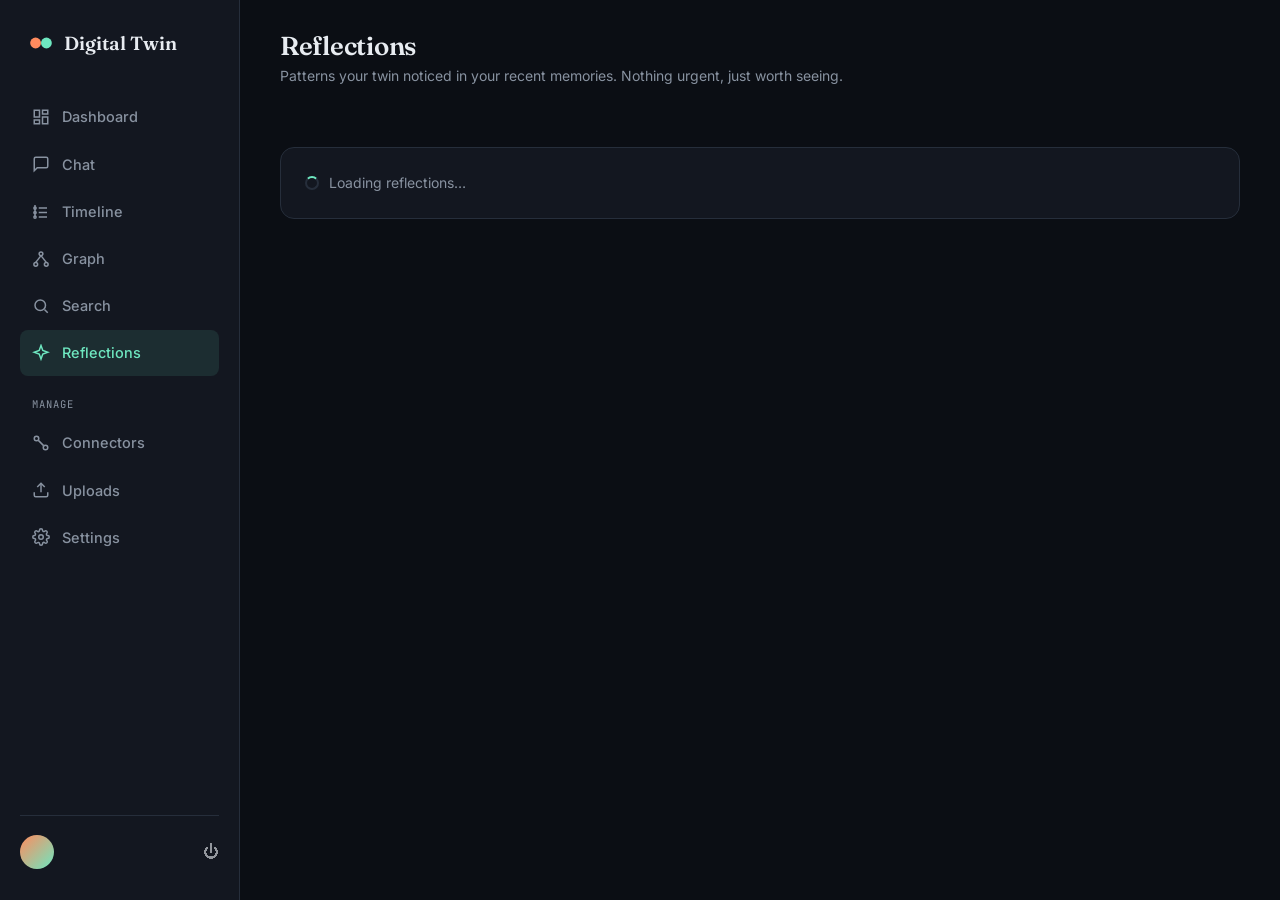
<file: frontend/reflection.html>
<!DOCTYPE html>
<html lang="en">
<head>
<meta charset="UTF-8">
<meta name="viewport" content="width=device-width, initial-scale=1.0">
<title>Reflections — Digital Twin</title>
<link rel="stylesheet" href="css/style.css?v=8">
<link rel="stylesheet" href="css/dashboard.css?v=8">
<link rel="stylesheet" href="css/animation.css?v=8">
<link rel="stylesheet" href="css/responsive.css?v=8">
</head>
<body>

<div class="app-shell">
  <aside class="rail">
    <a href="index.html" class="brand"><svg class="mark" viewBox="0 0 24 24" fill="none"><circle cx="7" cy="12" r="5" fill="#FF8B5E"/><circle cx="17" cy="12" r="5" fill="#6EE7C0"/></svg><span>Digital Twin</span></a>
    <nav class="rail-nav">
      <a href="dashboard.html"><svg viewBox="0 0 24 24" fill="none" stroke="currentColor" stroke-width="2"><rect x="3" y="3" width="7" height="9"/><rect x="14" y="3" width="7" height="5"/><rect x="14" y="12" width="7" height="9"/><rect x="3" y="16" width="7" height="5"/></svg><span>Dashboard</span></a>
      <a href="chat.html"><svg viewBox="0 0 24 24" fill="none" stroke="currentColor" stroke-width="2"><path d="M21 15a2 2 0 0 1-2 2H7l-4 4V5a2 2 0 0 1 2-2h14a2 2 0 0 1 2 2z"/></svg><span>Chat</span></a>
      <a href="timeline.html"><svg viewBox="0 0 24 24" fill="none" stroke="currentColor" stroke-width="2"><line x1="4" y1="4" x2="4" y2="20"/><circle cx="4" cy="8" r="1.5"/><circle cx="4" cy="14" r="1.5"/><circle cx="4" cy="20" r="1.5"/><line x1="9" y1="8" x2="20" y2="8"/><line x1="9" y1="14" x2="20" y2="14"/><line x1="9" y1="20" x2="20" y2="20"/></svg><span>Timeline</span></a>
      <a href="graph.html"><svg viewBox="0 0 24 24" fill="none" stroke="currentColor" stroke-width="2"><circle cx="12" cy="5" r="2.5"/><circle cx="5" cy="19" r="2.5"/><circle cx="19" cy="19" r="2.5"/><line x1="12" y1="7.5" x2="5" y2="16.5"/><line x1="12" y1="7.5" x2="19" y2="16.5"/></svg><span>Graph</span></a>
      <a href="search.html"><svg viewBox="0 0 24 24" fill="none" stroke="currentColor" stroke-width="2"><circle cx="11" cy="11" r="7"/><line x1="21" y1="21" x2="16.65" y2="16.65"/></svg><span>Search</span></a>
      <a href="reflection.html" class="active"><svg viewBox="0 0 24 24" fill="none" stroke="currentColor" stroke-width="2"><path d="M12 2l2.4 6.6L21 11l-6.6 2.4L12 20l-2.4-6.6L3 11l6.6-2.4z"/></svg><span>Reflections</span></a>
      <div class="rail-section-label">Manage</div>
      <a href="connectors.html"><svg viewBox="0 0 24 24" fill="none" stroke="currentColor" stroke-width="2"><circle cx="6" cy="6" r="3"/><circle cx="18" cy="18" r="3"/><path d="M8.5 8.5 15.5 15.5"/></svg><span>Connectors</span></a>
      <a href="uploads.html"><svg viewBox="0 0 24 24" fill="none" stroke="currentColor" stroke-width="2"><path d="M21 15v4a2 2 0 0 1-2 2H5a2 2 0 0 1-2-2v-4"/><polyline points="17 8 12 3 7 8"/><line x1="12" y1="3" x2="12" y2="15"/></svg><span>Uploads</span></a>
      <a href="settings.html"><svg viewBox="0 0 24 24" fill="none" stroke="currentColor" stroke-width="2"><circle cx="12" cy="12" r="3"/><path d="M19.4 15a1.65 1.65 0 0 0 .33 1.82l.06.06a2 2 0 1 1-2.83 2.83l-.06-.06a1.65 1.65 0 0 0-1.82-.33 1.65 1.65 0 0 0-1 1.51V21a2 2 0 0 1-4 0v-.09A1.65 1.65 0 0 0 9 19.4a1.65 1.65 0 0 0-1.82.33l-.06.06a2 2 0 1 1-2.83-2.83l.06-.06a1.65 1.65 0 0 0 .33-1.82 1.65 1.65 0 0 0-1.51-1H3a2 2 0 0 1 0-4h.09A1.65 1.65 0 0 0 4.6 9a1.65 1.65 0 0 0-.33-1.82l-.06-.06a2 2 0 1 1 2.83-2.83l.06.06a1.65 1.65 0 0 0 1.82.33H9a1.65 1.65 0 0 0 1-1.51V3a2 2 0 0 1 4 0v.09a1.65 1.65 0 0 0 1 1.51 1.65 1.65 0 0 0 1.82-.33l.06-.06a2 2 0 1 1 2.83 2.83l-.06.06a1.65 1.65 0 0 0-.33 1.82V9a1.65 1.65 0 0 0 1.51 1H21a2 2 0 0 1 0 4h-.09a1.65 1.65 0 0 0-1.51 1z"/></svg><span>Settings</span></a>
    </nav>
    <div class="rail-foot">
      <div class="avatar"></div>
      <div class="who"><div class="name">&nbsp;</div><div class="plan">&nbsp;</div></div>
      <a href="#" data-logout title="Log out" style="margin-left:auto;opacity:.6;">⏻</a>
    </div>
  </aside>

  <main class="main">
    <div class="topbar">
      <div>
        <h1>Reflections</h1>
        <div class="sub">Patterns your twin noticed in your recent memories. Nothing urgent, just worth seeing.</div>
      </div>
      <div class="topbar-actions">
        <button type="button" class="btn btn-ghost btn-sm" data-refl-generate hidden>Refresh now</button>
      </div>
    </div>
    <div class="refl-meta" data-refl-meta></div>
    <div class="form-alert" data-refl-alert></div>
    <div data-refl-list><div class="card refl-generating"><span class="search-spinner"></span>Loading reflections…</div></div>
    <div class="refl-undo" data-refl-undo hidden>Reflection dismissed. <button type="button">Undo</button></div>
  </main>
</div>

<script src="js/app.js?v=9"></script>
<script>
  DT.initAuthGuard('login.html');
  DT.initLogout();
  DT.initReflections();
</script>
</body>
</html>
</file>
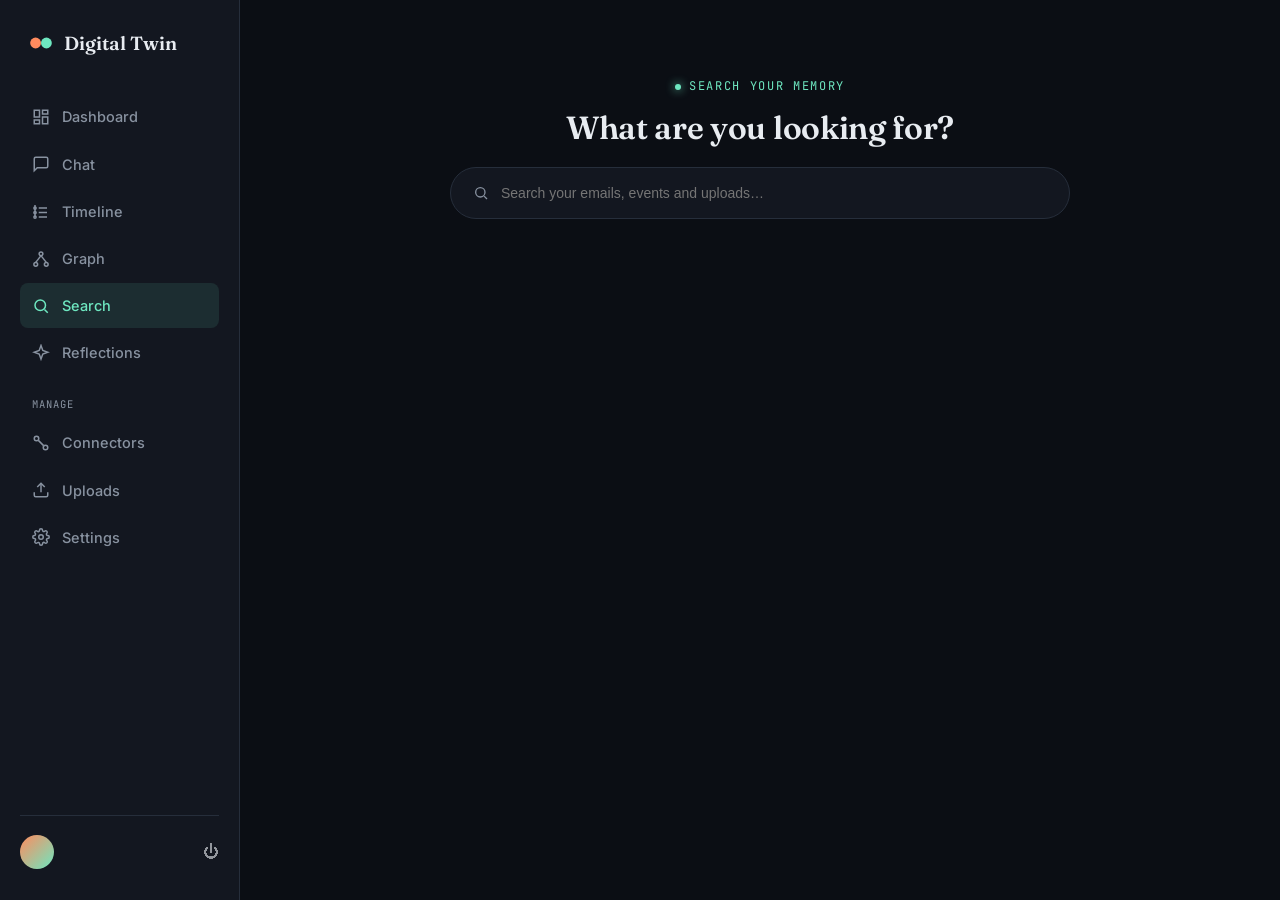
<file: frontend/search.html>
<!DOCTYPE html>
<html lang="en">
<head>
<meta charset="UTF-8">
<meta name="viewport" content="width=device-width, initial-scale=1.0">
<title>Search — Digital Twin</title>
<link rel="stylesheet" href="css/style.css?v=8">
<link rel="stylesheet" href="css/dashboard.css?v=8">
<link rel="stylesheet" href="css/animation.css?v=8">
<link rel="stylesheet" href="css/responsive.css?v=8">
</head>
<body>

<div class="app-shell">
  <aside class="rail">
    <a href="index.html" class="brand"><svg class="mark" viewBox="0 0 24 24" fill="none"><circle cx="7" cy="12" r="5" fill="#FF8B5E"/><circle cx="17" cy="12" r="5" fill="#6EE7C0"/></svg><span>Digital Twin</span></a>
    <nav class="rail-nav">
      <a href="dashboard.html"><svg viewBox="0 0 24 24" fill="none" stroke="currentColor" stroke-width="2"><rect x="3" y="3" width="7" height="9"/><rect x="14" y="3" width="7" height="5"/><rect x="14" y="12" width="7" height="9"/><rect x="3" y="16" width="7" height="5"/></svg><span>Dashboard</span></a>
      <a href="chat.html"><svg viewBox="0 0 24 24" fill="none" stroke="currentColor" stroke-width="2"><path d="M21 15a2 2 0 0 1-2 2H7l-4 4V5a2 2 0 0 1 2-2h14a2 2 0 0 1 2 2z"/></svg><span>Chat</span></a>
      <a href="timeline.html"><svg viewBox="0 0 24 24" fill="none" stroke="currentColor" stroke-width="2"><line x1="4" y1="4" x2="4" y2="20"/><circle cx="4" cy="8" r="1.5"/><circle cx="4" cy="14" r="1.5"/><circle cx="4" cy="20" r="1.5"/><line x1="9" y1="8" x2="20" y2="8"/><line x1="9" y1="14" x2="20" y2="14"/><line x1="9" y1="20" x2="20" y2="20"/></svg><span>Timeline</span></a>
      <a href="graph.html"><svg viewBox="0 0 24 24" fill="none" stroke="currentColor" stroke-width="2"><circle cx="12" cy="5" r="2.5"/><circle cx="5" cy="19" r="2.5"/><circle cx="19" cy="19" r="2.5"/><line x1="12" y1="7.5" x2="5" y2="16.5"/><line x1="12" y1="7.5" x2="19" y2="16.5"/></svg><span>Graph</span></a>
      <a href="search.html" class="active"><svg viewBox="0 0 24 24" fill="none" stroke="currentColor" stroke-width="2"><circle cx="11" cy="11" r="7"/><line x1="21" y1="21" x2="16.65" y2="16.65"/></svg><span>Search</span></a>
      <a href="reflection.html"><svg viewBox="0 0 24 24" fill="none" stroke="currentColor" stroke-width="2"><path d="M12 2l2.4 6.6L21 11l-6.6 2.4L12 20l-2.4-6.6L3 11l6.6-2.4z"/></svg><span>Reflections</span></a>
      <div class="rail-section-label">Manage</div>
      <a href="connectors.html"><svg viewBox="0 0 24 24" fill="none" stroke="currentColor" stroke-width="2"><circle cx="6" cy="6" r="3"/><circle cx="18" cy="18" r="3"/><path d="M8.5 8.5 15.5 15.5"/></svg><span>Connectors</span></a>
      <a href="uploads.html"><svg viewBox="0 0 24 24" fill="none" stroke="currentColor" stroke-width="2"><path d="M21 15v4a2 2 0 0 1-2 2H5a2 2 0 0 1-2-2v-4"/><polyline points="17 8 12 3 7 8"/><line x1="12" y1="3" x2="12" y2="15"/></svg><span>Uploads</span></a>
      <a href="settings.html"><svg viewBox="0 0 24 24" fill="none" stroke="currentColor" stroke-width="2"><circle cx="12" cy="12" r="3"/><path d="M19.4 15a1.65 1.65 0 0 0 .33 1.82l.06.06a2 2 0 1 1-2.83 2.83l-.06-.06a1.65 1.65 0 0 0-1.82-.33 1.65 1.65 0 0 0-1 1.51V21a2 2 0 0 1-4 0v-.09A1.65 1.65 0 0 0 9 19.4a1.65 1.65 0 0 0-1.82.33l-.06.06a2 2 0 1 1-2.83-2.83l.06-.06a1.65 1.65 0 0 0 .33-1.82 1.65 1.65 0 0 0-1.51-1H3a2 2 0 0 1 0-4h.09A1.65 1.65 0 0 0 4.6 9a1.65 1.65 0 0 0-.33-1.82l-.06-.06a2 2 0 1 1 2.83-2.83l.06.06a1.65 1.65 0 0 0 1.82.33H9a1.65 1.65 0 0 0 1-1.51V3a2 2 0 0 1 4 0v.09a1.65 1.65 0 0 0 1 1.51 1.65 1.65 0 0 0 1.82-.33l.06-.06a2 2 0 1 1 2.83 2.83l-.06.06a1.65 1.65 0 0 0-.33 1.82V9a1.65 1.65 0 0 0 1.51 1H21a2 2 0 0 1 0 4h-.09a1.65 1.65 0 0 0-1.51 1z"/></svg><span>Settings</span></a>
    </nav>
    <div class="rail-foot">
      <div class="avatar"></div>
      <div class="who"><div class="name">&nbsp;</div><div class="plan">&nbsp;</div></div>
      <a href="#" data-logout title="Log out" style="margin-left:auto;opacity:.6;">⏻</a>
    </div>
  </aside>

  <main class="main">
    <div class="search-hero">
      <span class="eyebrow">Search your memory</span>
      <h1 style="margin-top:12px;">What are you looking for?</h1>
      <form class="search-box" data-search-form role="search">
        <svg viewBox="0 0 24 24" fill="none" stroke="currentColor" stroke-width="2"><circle cx="11" cy="11" r="7"/><line x1="21" y1="21" x2="16.65" y2="16.65"/></svg>
        <input type="search" data-live-search placeholder="Search your emails, events and uploads…" autocomplete="off" aria-label="Search your memory" autofocus>
      </form>
      <div class="search-hint" data-search-hint></div>
      <div class="search-suggestions" data-search-suggestions></div>
    </div>

    <div class="search-toolbar" data-search-toolbar hidden>
      <div class="search-filters" data-search-sources></div>
      <div class="search-sort" role="group" aria-label="Sort results">
        <button type="button" class="active" data-sort="relevance">Best match</button>
        <button type="button" data-sort="newest">Newest</button>
      </div>
    </div>
    <div class="search-status" data-search-status></div>

    <div class="card search-results-card" data-results-card hidden>
      <div class="row-list" data-search-results></div>
      <div class="search-more"><button type="button" class="btn btn-ghost btn-sm" data-load-more hidden>Load more</button></div>
    </div>

    <div class="card empty-state" data-search-empty hidden>
      <div class="thread-badge"><div class="core"></div></div>
      <h3>No memories matched</h3>
      <p data-search-empty-text>Try a different word, or ask your twin directly in chat instead.</p>
      <a href="chat.html" class="btn btn-primary btn-sm">Ask in chat</a>
    </div>
  </main>
</div>

<script src="js/app.js?v=9"></script>
<script>
  DT.initAuthGuard('login.html');
  DT.initLogout();
  DT.initSearchPage();
</script>
</body>
</html>
</file>
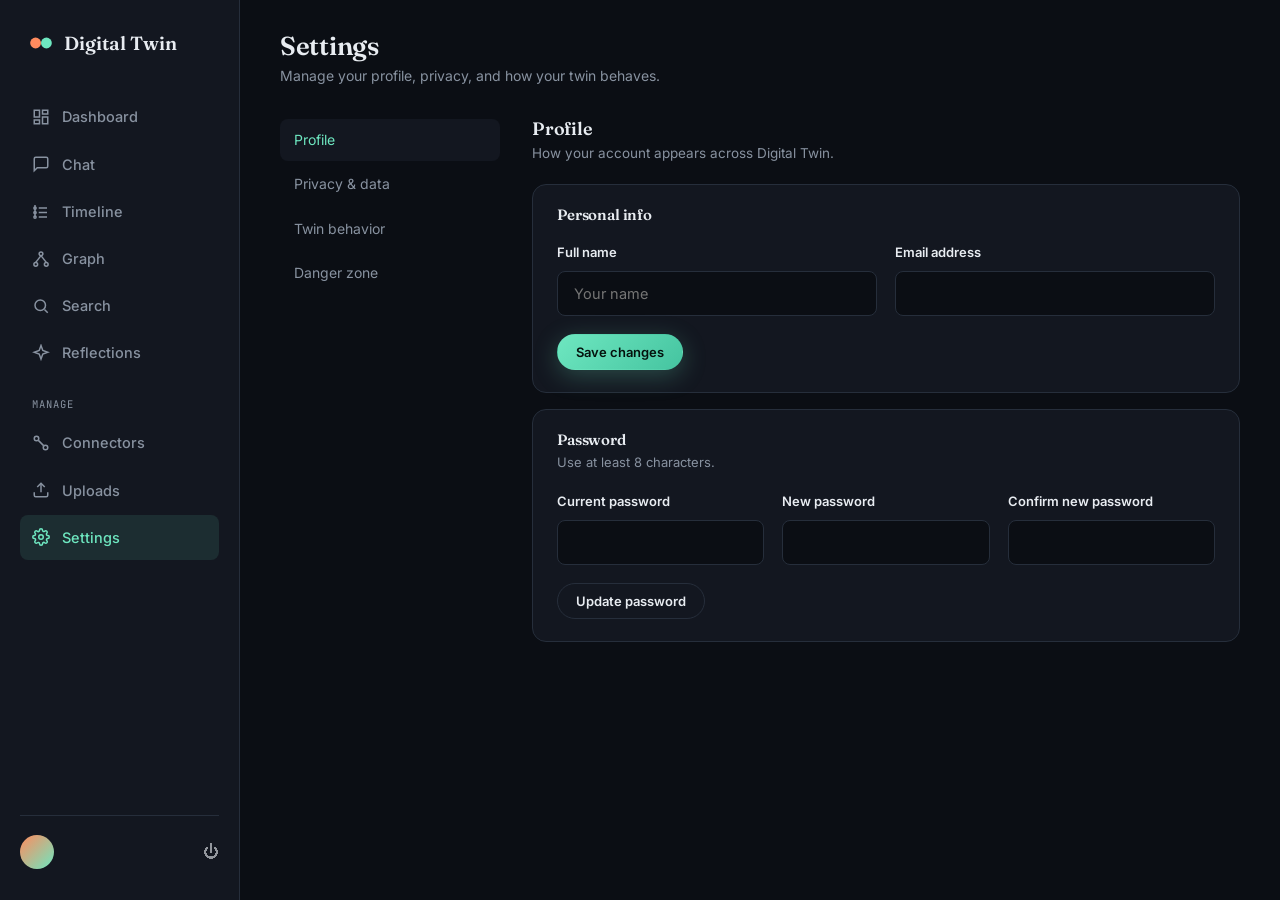
<file: frontend/settings.html>
<!DOCTYPE html>
<html lang="en">
<head>
<meta charset="UTF-8">
<meta name="viewport" content="width=device-width, initial-scale=1.0">
<title>Settings — Digital Twin</title>
<link rel="stylesheet" href="css/style.css?v=8">
<link rel="stylesheet" href="css/dashboard.css?v=8">
<link rel="stylesheet" href="css/animation.css?v=8">
<link rel="stylesheet" href="css/responsive.css?v=8">
</head>
<body>

<div class="app-shell">
  <aside class="rail">
    <a href="index.html" class="brand"><svg class="mark" viewBox="0 0 24 24" fill="none"><circle cx="7" cy="12" r="5" fill="#FF8B5E"/><circle cx="17" cy="12" r="5" fill="#6EE7C0"/></svg><span>Digital Twin</span></a>
    <nav class="rail-nav">
      <a href="dashboard.html"><svg viewBox="0 0 24 24" fill="none" stroke="currentColor" stroke-width="2"><rect x="3" y="3" width="7" height="9"/><rect x="14" y="3" width="7" height="5"/><rect x="14" y="12" width="7" height="9"/><rect x="3" y="16" width="7" height="5"/></svg><span>Dashboard</span></a>
      <a href="chat.html"><svg viewBox="0 0 24 24" fill="none" stroke="currentColor" stroke-width="2"><path d="M21 15a2 2 0 0 1-2 2H7l-4 4V5a2 2 0 0 1 2-2h14a2 2 0 0 1 2 2z"/></svg><span>Chat</span></a>
      <a href="timeline.html"><svg viewBox="0 0 24 24" fill="none" stroke="currentColor" stroke-width="2"><line x1="4" y1="4" x2="4" y2="20"/><circle cx="4" cy="8" r="1.5"/><circle cx="4" cy="14" r="1.5"/><circle cx="4" cy="20" r="1.5"/><line x1="9" y1="8" x2="20" y2="8"/><line x1="9" y1="14" x2="20" y2="14"/><line x1="9" y1="20" x2="20" y2="20"/></svg><span>Timeline</span></a>
      <a href="graph.html"><svg viewBox="0 0 24 24" fill="none" stroke="currentColor" stroke-width="2"><circle cx="12" cy="5" r="2.5"/><circle cx="5" cy="19" r="2.5"/><circle cx="19" cy="19" r="2.5"/><line x1="12" y1="7.5" x2="5" y2="16.5"/><line x1="12" y1="7.5" x2="19" y2="16.5"/></svg><span>Graph</span></a>
      <a href="search.html"><svg viewBox="0 0 24 24" fill="none" stroke="currentColor" stroke-width="2"><circle cx="11" cy="11" r="7"/><line x1="21" y1="21" x2="16.65" y2="16.65"/></svg><span>Search</span></a>
      <a href="reflection.html"><svg viewBox="0 0 24 24" fill="none" stroke="currentColor" stroke-width="2"><path d="M12 2l2.4 6.6L21 11l-6.6 2.4L12 20l-2.4-6.6L3 11l6.6-2.4z"/></svg><span>Reflections</span></a>
      <div class="rail-section-label">Manage</div>
      <a href="connectors.html"><svg viewBox="0 0 24 24" fill="none" stroke="currentColor" stroke-width="2"><circle cx="6" cy="6" r="3"/><circle cx="18" cy="18" r="3"/><path d="M8.5 8.5 15.5 15.5"/></svg><span>Connectors</span></a>
      <a href="uploads.html"><svg viewBox="0 0 24 24" fill="none" stroke="currentColor" stroke-width="2"><path d="M21 15v4a2 2 0 0 1-2 2H5a2 2 0 0 1-2-2v-4"/><polyline points="17 8 12 3 7 8"/><line x1="12" y1="3" x2="12" y2="15"/></svg><span>Uploads</span></a>
      <a href="settings.html" class="active"><svg viewBox="0 0 24 24" fill="none" stroke="currentColor" stroke-width="2"><circle cx="12" cy="12" r="3"/><path d="M19.4 15a1.65 1.65 0 0 0 .33 1.82l.06.06a2 2 0 1 1-2.83 2.83l-.06-.06a1.65 1.65 0 0 0-1.82-.33 1.65 1.65 0 0 0-1 1.51V21a2 2 0 0 1-4 0v-.09A1.65 1.65 0 0 0 9 19.4a1.65 1.65 0 0 0-1.82.33l-.06.06a2 2 0 1 1-2.83-2.83l.06-.06a1.65 1.65 0 0 0 .33-1.82 1.65 1.65 0 0 0-1.51-1H3a2 2 0 0 1 0-4h.09A1.65 1.65 0 0 0 4.6 9a1.65 1.65 0 0 0-.33-1.82l-.06-.06a2 2 0 1 1 2.83-2.83l.06.06a1.65 1.65 0 0 0 1.82.33H9a1.65 1.65 0 0 0 1-1.51V3a2 2 0 0 1 4 0v.09a1.65 1.65 0 0 0 1 1.51 1.65 1.65 0 0 0 1.82-.33l.06-.06a2 2 0 1 1 2.83 2.83l-.06.06a1.65 1.65 0 0 0-.33 1.82V9a1.65 1.65 0 0 0 1.51 1H21a2 2 0 0 1 0 4h-.09a1.65 1.65 0 0 0-1.51 1z"/></svg><span>Settings</span></a>
    </nav>
    <div class="rail-foot">
      <div class="avatar"></div>
      <div class="who"><div class="name">&nbsp;</div><div class="plan">&nbsp;</div></div>
      <a href="#" data-logout title="Log out" style="margin-left:auto;opacity:.6;">⏻</a>
    </div>
  </aside>

  <main class="main">
    <div class="topbar">
      <div>
        <h1>Settings</h1>
        <div class="sub">Manage your profile, privacy, and how your twin behaves.</div>
      </div>
    </div>

    <div class="settings-layout">
      <nav class="settings-nav">
        <a href="#profile" class="active" data-section="profile">Profile</a>
        <a href="#privacy" data-section="privacy">Privacy &amp; data</a>
        <a href="#twin" data-section="twin">Twin behavior</a>
        <a href="#danger" data-section="danger">Danger zone</a>
      </nav>

      <div class="settings-content">
        <section class="settings-section" data-settings-section="profile">
          <div class="settings-section-head">
            <h3>Profile</h3>
            <p>How your account appears across Digital Twin.</p>
          </div>

          <form class="settings-card" data-profile-form novalidate>
            <div class="settings-card-head">
              <h4>Personal info</h4>
            </div>
            <div class="card-grid grid-2">
              <div class="field"><label for="setName">Full name</label><input type="text" id="setName" maxlength="100" autocomplete="name" placeholder="Your name"></div>
              <div class="field"><label for="setEmail">Email address</label><input type="email" id="setEmail" autocomplete="email" required></div>
            </div>
            <div class="field" data-email-password hidden>
              <label for="setEmailPassword">Current password</label>
              <input type="password" id="setEmailPassword" autocomplete="current-password">
              <div class="field-hint">Your email is how you log in, so changing it needs your password.</div>
            </div>
            <div class="form-alert" data-profile-alert></div>
            <div class="settings-actions">
              <button type="submit" class="btn btn-primary btn-sm">Save changes</button>
            </div>
          </form>

          <form class="settings-card" data-password-form novalidate>
            <div class="settings-card-head">
              <h4>Password</h4>
              <p>Use at least 8 characters.</p>
            </div>
            <div class="card-grid grid-3">
              <div class="field"><label for="setCurrentPassword">Current password</label><input type="password" id="setCurrentPassword" autocomplete="current-password" required></div>
              <div class="field"><label for="setNewPassword">New password</label><input type="password" id="setNewPassword" autocomplete="new-password" minlength="8" required></div>
              <div class="field"><label for="setConfirmPassword">Confirm new password</label><input type="password" id="setConfirmPassword" autocomplete="new-password" minlength="8" required></div>
            </div>
            <div class="form-alert" data-password-alert></div>
            <div class="settings-actions">
              <button type="submit" class="btn btn-ghost btn-sm">Update password</button>
            </div>
          </form>
        </section>

        <section class="settings-section" data-settings-section="privacy" hidden>
          <div class="settings-section-head">
            <h3>Privacy &amp; data</h3>
            <p>Control exactly what your twin can access and remember.</p>
          </div>

          <div class="settings-card">
            <div class="settings-row">
              <div><div class="lbl">Allow twin to reference message content in chat</div><div class="hint">When off, your twin only sees each memory's title, source and date, never the body.</div></div>
              <label class="switch"><input type="checkbox" data-pref-content aria-label="Allow twin to reference message content in chat"><span class="track"></span></label>
            </div>
          </div>
          <div class="form-alert" data-privacy-alert></div>

          <div class="settings-card">
            <div class="settings-card-head">
              <h4>What your twin stores</h4>
              <p>Forgetting deletes those memories from your twin. It doesn't touch the originals in Gmail or Calendar.</p>
            </div>
            <div data-data-summary><div class="hint">Loading…</div></div>
          </div>

          <div class="settings-card">
            <div class="settings-row">
              <div><div class="lbl">Export your data</div><div class="hint">Download everything stored for your account as JSON: profile, connected sources, memories, conversations and email drafts. Passwords and access tokens are never included.</div></div>
              <button type="button" class="btn btn-ghost btn-sm" data-export>Download</button>
            </div>
          </div>
        </section>

        <section class="settings-section" data-settings-section="twin" hidden>
          <div class="settings-section-head">
            <h3>Twin behavior</h3>
            <p>Tune how your twin responds in chat.</p>
          </div>

          <form class="settings-card" data-twin-form>
            <div class="field">
              <label for="setTone">Response tone</label>
              <select id="setTone">
                <option value="balanced">Balanced</option>
                <option value="concise">Direct and concise</option>
                <option value="warm">Warm and reflective</option>
              </select>
              <div class="field-hint" data-tone-hint></div>
            </div>
            <div class="field">
              <label for="setMemoryWindow">Memory window</label>
              <select id="setMemoryWindow">
                <option value="">All time</option>
                <option value="365">Last 12 months</option>
                <option value="90">Last 90 days</option>
              </select>
              <div class="field-hint">Your twin only searches memories from this period. Nothing older is deleted; it's just left out of answers.</div>
            </div>
            <div class="form-alert" data-twin-alert></div>
            <div class="settings-actions">
              <button type="submit" class="btn btn-primary btn-sm">Save changes</button>
            </div>
          </form>
        </section>

        <section class="settings-section" data-settings-section="danger" hidden>
          <div class="settings-section-head">
            <h3>Danger zone</h3>
            <p>These actions are permanent and can't be undone.</p>
          </div>

          <div class="danger-zone">
            <div class="settings-row">
              <div><div class="lbl">Delete your digital twin</div><div class="hint">Removes every memory, conversation and email draft, and disconnects all sources (revoking their Google access). Your login stays, so you can start fresh.</div></div>
              <button type="button" class="btn-danger" data-danger-open="reset">Delete twin</button>
            </div>
            <div class="settings-row">
              <div><div class="lbl">Delete your account</div><div class="hint">Everything above, plus your account itself. You'll be logged out.</div></div>
              <button type="button" class="btn-danger" data-danger-open="delete">Delete account</button>
            </div>
            <form class="danger-confirm" data-danger-form hidden>
              <div class="lbl" data-danger-title></div>
              <div class="field">
                <label for="setDangerPassword">Enter your password to confirm</label>
                <input type="password" id="setDangerPassword" autocomplete="current-password" required>
              </div>
              <div class="form-alert" data-danger-alert></div>
              <div class="settings-actions">
                <button type="submit" class="btn-danger" data-danger-submit></button>
                <button type="button" class="btn btn-ghost btn-sm" data-danger-cancel>Cancel</button>
              </div>
            </form>
          </div>
        </section>
      </div>
    </div>
  </main>
</div>

<script src="js/app.js?v=9"></script>
<script>
  DT.initAuthGuard('login.html');
  DT.initLogout();
  DT.initSettings();
</script>
</body>
</html>
</file>
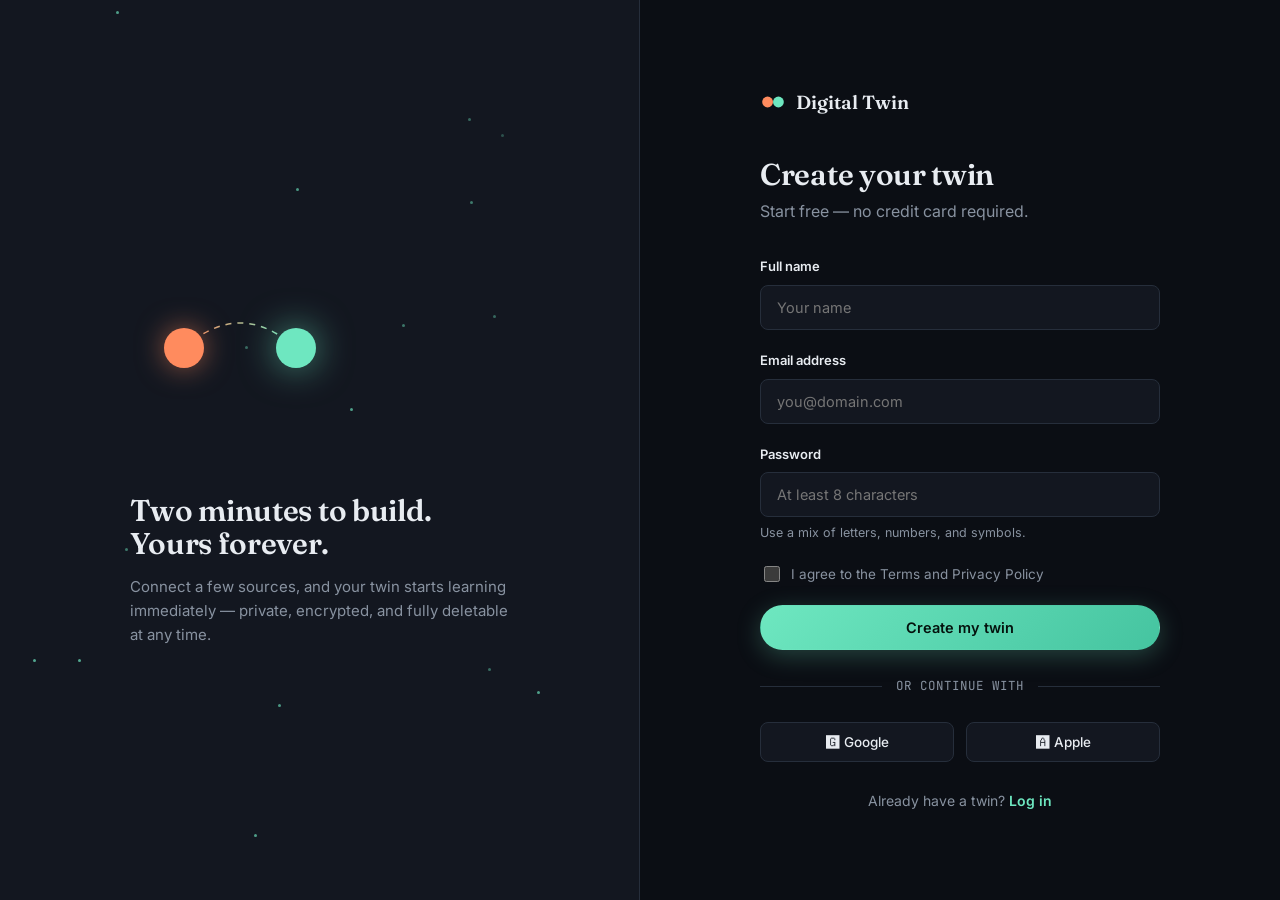
<file: frontend/signup.html>
<!DOCTYPE html>
<html lang="en">
<head>
<meta charset="UTF-8">
<meta name="viewport" content="width=device-width, initial-scale=1.0">
<title>Create your twin — Digital Twin</title>
<link rel="stylesheet" href="css/style.css?v=8">
<link rel="stylesheet" href="css/animation.css?v=8">
<link rel="stylesheet" href="css/responsive.css?v=8">
</head>
<body>

<div class="auth-shell">
  <div class="auth-visual">
    <div class="ambient-field" data-ambient></div>
    <div class="auth-visual-copy fade-up">
      <div class="twin-thread" data-twin-thread style="margin-bottom:36px;"></div>
      <h2>Two minutes to build. Yours forever.</h2>
      <p>Connect a few sources, and your twin starts learning immediately — private, encrypted, and fully deletable at any time.</p>
    </div>
  </div>

  <div class="auth-form-side">
    <div class="auth-card fade-up">
      <a href="index.html" class="brand">
        <svg class="mark" viewBox="0 0 24 24" fill="none"><circle cx="7" cy="12" r="5" fill="#FF8B5E"/><circle cx="17" cy="12" r="5" fill="#6EE7C0"/></svg>
        <span>Digital Twin</span>
      </a>
      <h1>Create your twin</h1>
      <p>Start free — no credit card required.</p>

      <form id="signupForm" novalidate>
        <div class="form-alert" role="alert"></div>
        <div class="field">
          <label for="signupName">Full name</label>
          <input type="text" id="signupName" required placeholder="Your name" maxlength="100" autocomplete="name">
        </div>
        <div class="field">
          <label for="signupEmail">Email address</label>
          <input type="email" id="signupEmail" required placeholder="you@domain.com">
        </div>
        <div class="field">
          <label for="signupPassword">Password</label>
          <input type="password" id="signupPassword" required placeholder="At least 8 characters">
          <div class="field-hint">Use a mix of letters, numbers, and symbols.</div>
        </div>
        <div class="field-row" style="margin-bottom:20px;">
          <label class="checkbox-row"><input type="checkbox" required> I agree to the Terms and Privacy Policy</label>
        </div>
        <button type="submit" class="btn btn-primary btn-block">Create my twin</button>
      </form>

      <div class="auth-divider">OR CONTINUE WITH</div>
      <div class="oauth-row">
        <button class="oauth-btn">🅶 Google</button>
        <button class="oauth-btn">🅰 Apple</button>
      </div>

      <div class="auth-foot">Already have a twin? <a href="login.html" class="form-link">Log in</a></div>
    </div>
  </div>
</div>

<script src="js/app.js?v=9"></script>
<script src="js/animation.js?v=8"></script>
<script>
  DTAnim.mountTwinThread('[data-twin-thread]');
  DTAnim.mountAmbientField('[data-ambient]', 16);
  DT.initAuthForm('signupForm', 'connectors.html');
</script>
</body>
</html>
</file>
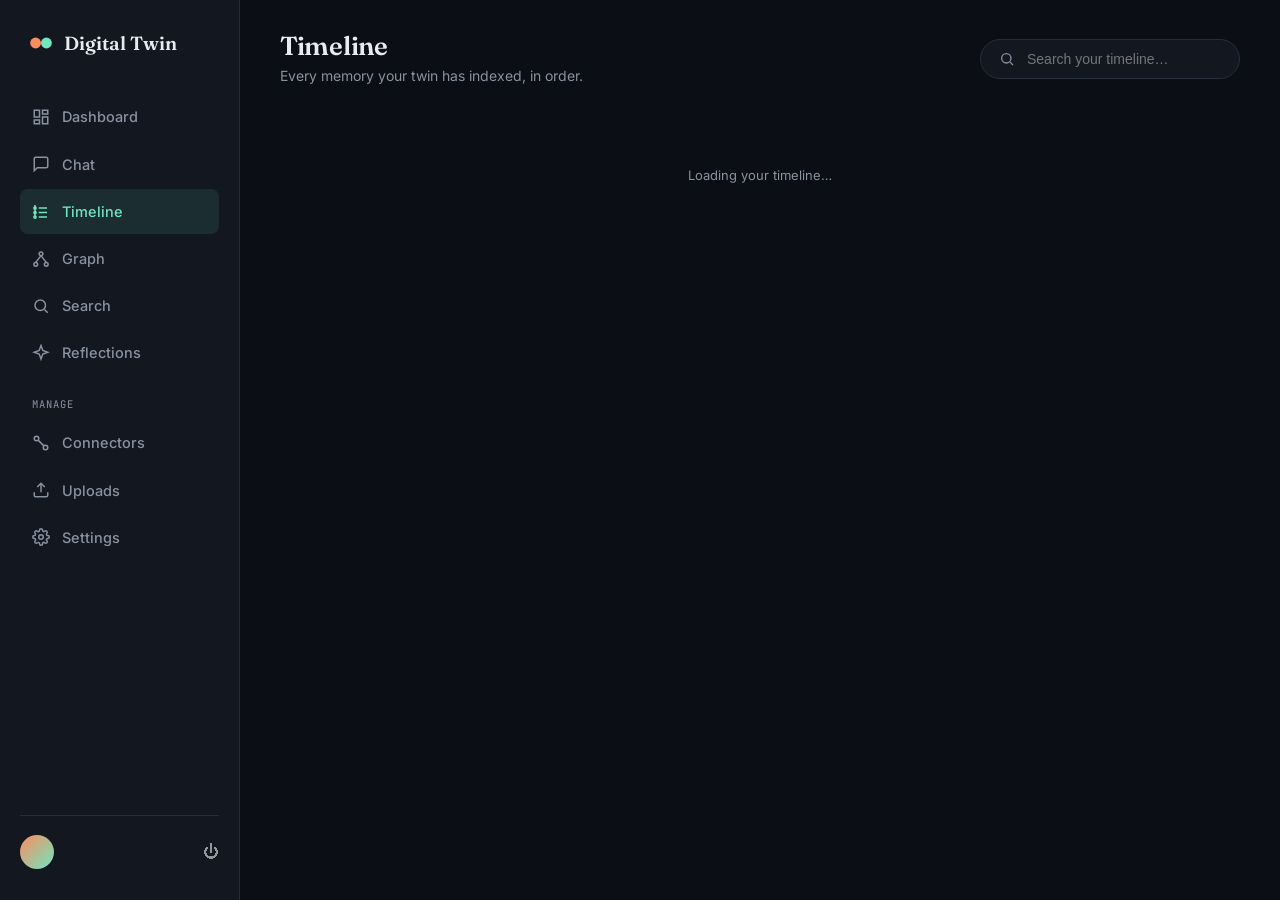
<file: frontend/timeline.html>
<!DOCTYPE html>
<html lang="en">
<head>
<meta charset="UTF-8">
<meta name="viewport" content="width=device-width, initial-scale=1.0">
<title>Timeline — Digital Twin</title>
<link rel="stylesheet" href="css/style.css?v=8">
<link rel="stylesheet" href="css/dashboard.css?v=8">
<link rel="stylesheet" href="css/animation.css?v=8">
<link rel="stylesheet" href="css/responsive.css?v=8">
</head>
<body>

<div class="app-shell">
  <aside class="rail">
    <a href="index.html" class="brand"><svg class="mark" viewBox="0 0 24 24" fill="none"><circle cx="7" cy="12" r="5" fill="#FF8B5E"/><circle cx="17" cy="12" r="5" fill="#6EE7C0"/></svg><span>Digital Twin</span></a>
    <nav class="rail-nav">
      <a href="dashboard.html"><svg viewBox="0 0 24 24" fill="none" stroke="currentColor" stroke-width="2"><rect x="3" y="3" width="7" height="9"/><rect x="14" y="3" width="7" height="5"/><rect x="14" y="12" width="7" height="9"/><rect x="3" y="16" width="7" height="5"/></svg><span>Dashboard</span></a>
      <a href="chat.html"><svg viewBox="0 0 24 24" fill="none" stroke="currentColor" stroke-width="2"><path d="M21 15a2 2 0 0 1-2 2H7l-4 4V5a2 2 0 0 1 2-2h14a2 2 0 0 1 2 2z"/></svg><span>Chat</span></a>
      <a href="timeline.html" class="active"><svg viewBox="0 0 24 24" fill="none" stroke="currentColor" stroke-width="2"><line x1="4" y1="4" x2="4" y2="20"/><circle cx="4" cy="8" r="1.5"/><circle cx="4" cy="14" r="1.5"/><circle cx="4" cy="20" r="1.5"/><line x1="9" y1="8" x2="20" y2="8"/><line x1="9" y1="14" x2="20" y2="14"/><line x1="9" y1="20" x2="20" y2="20"/></svg><span>Timeline</span></a>
      <a href="graph.html"><svg viewBox="0 0 24 24" fill="none" stroke="currentColor" stroke-width="2"><circle cx="12" cy="5" r="2.5"/><circle cx="5" cy="19" r="2.5"/><circle cx="19" cy="19" r="2.5"/><line x1="12" y1="7.5" x2="5" y2="16.5"/><line x1="12" y1="7.5" x2="19" y2="16.5"/></svg><span>Graph</span></a>
      <a href="search.html"><svg viewBox="0 0 24 24" fill="none" stroke="currentColor" stroke-width="2"><circle cx="11" cy="11" r="7"/><line x1="21" y1="21" x2="16.65" y2="16.65"/></svg><span>Search</span></a>
      <a href="reflection.html"><svg viewBox="0 0 24 24" fill="none" stroke="currentColor" stroke-width="2"><path d="M12 2l2.4 6.6L21 11l-6.6 2.4L12 20l-2.4-6.6L3 11l6.6-2.4z"/></svg><span>Reflections</span></a>
      <div class="rail-section-label">Manage</div>
      <a href="connectors.html"><svg viewBox="0 0 24 24" fill="none" stroke="currentColor" stroke-width="2"><circle cx="6" cy="6" r="3"/><circle cx="18" cy="18" r="3"/><path d="M8.5 8.5 15.5 15.5"/></svg><span>Connectors</span></a>
      <a href="uploads.html"><svg viewBox="0 0 24 24" fill="none" stroke="currentColor" stroke-width="2"><path d="M21 15v4a2 2 0 0 1-2 2H5a2 2 0 0 1-2-2v-4"/><polyline points="17 8 12 3 7 8"/><line x1="12" y1="3" x2="12" y2="15"/></svg><span>Uploads</span></a>
      <a href="settings.html"><svg viewBox="0 0 24 24" fill="none" stroke="currentColor" stroke-width="2"><circle cx="12" cy="12" r="3"/><path d="M19.4 15a1.65 1.65 0 0 0 .33 1.82l.06.06a2 2 0 1 1-2.83 2.83l-.06-.06a1.65 1.65 0 0 0-1.82-.33 1.65 1.65 0 0 0-1 1.51V21a2 2 0 0 1-4 0v-.09A1.65 1.65 0 0 0 9 19.4a1.65 1.65 0 0 0-1.82.33l-.06.06a2 2 0 1 1-2.83-2.83l.06-.06a1.65 1.65 0 0 0 .33-1.82 1.65 1.65 0 0 0-1.51-1H3a2 2 0 0 1 0-4h.09A1.65 1.65 0 0 0 4.6 9a1.65 1.65 0 0 0-.33-1.82l-.06-.06a2 2 0 1 1 2.83-2.83l.06.06a1.65 1.65 0 0 0 1.82.33H9a1.65 1.65 0 0 0 1-1.51V3a2 2 0 0 1 4 0v.09a1.65 1.65 0 0 0 1 1.51 1.65 1.65 0 0 0 1.82-.33l.06-.06a2 2 0 1 1 2.83 2.83l-.06.06a1.65 1.65 0 0 0-.33 1.82V9a1.65 1.65 0 0 0 1.51 1H21a2 2 0 0 1 0 4h-.09a1.65 1.65 0 0 0-1.51 1z"/></svg><span>Settings</span></a>
    </nav>
    <div class="rail-foot">
      <div class="avatar"></div>
      <div class="who"><div class="name">&nbsp;</div><div class="plan">&nbsp;</div></div>
      <a href="#" data-logout title="Log out" style="margin-left:auto;opacity:.6;">⏻</a>
    </div>
  </aside>

  <main class="main">
    <div class="topbar">
      <div>
        <h1>Timeline</h1>
        <div class="sub">Every memory your twin has indexed, in order.</div>
      </div>
      <div class="topbar-actions">
        <div class="search-box">
          <svg viewBox="0 0 24 24" fill="none" stroke="currentColor" stroke-width="2"><circle cx="11" cy="11" r="7"/><line x1="21" y1="21" x2="16.65" y2="16.65"/></svg>
          <input type="search" placeholder="Search your timeline…" data-timeline-search aria-label="Search your timeline">
        </div>
      </div>
    </div>

    <div class="timeline-filters" data-timeline-filters></div>

    <div class="timeline-wrap" data-timeline></div>
    <div class="timeline-status" data-timeline-status>Loading your timeline…</div>
    <div data-timeline-sentinel></div>
  </main>
</div>

<script src="js/app.js?v=9"></script>
<script>
  DT.initAuthGuard('login.html');
  DT.initLogout();
  DT.initTimeline();
</script>
</body>
</html>
</file>
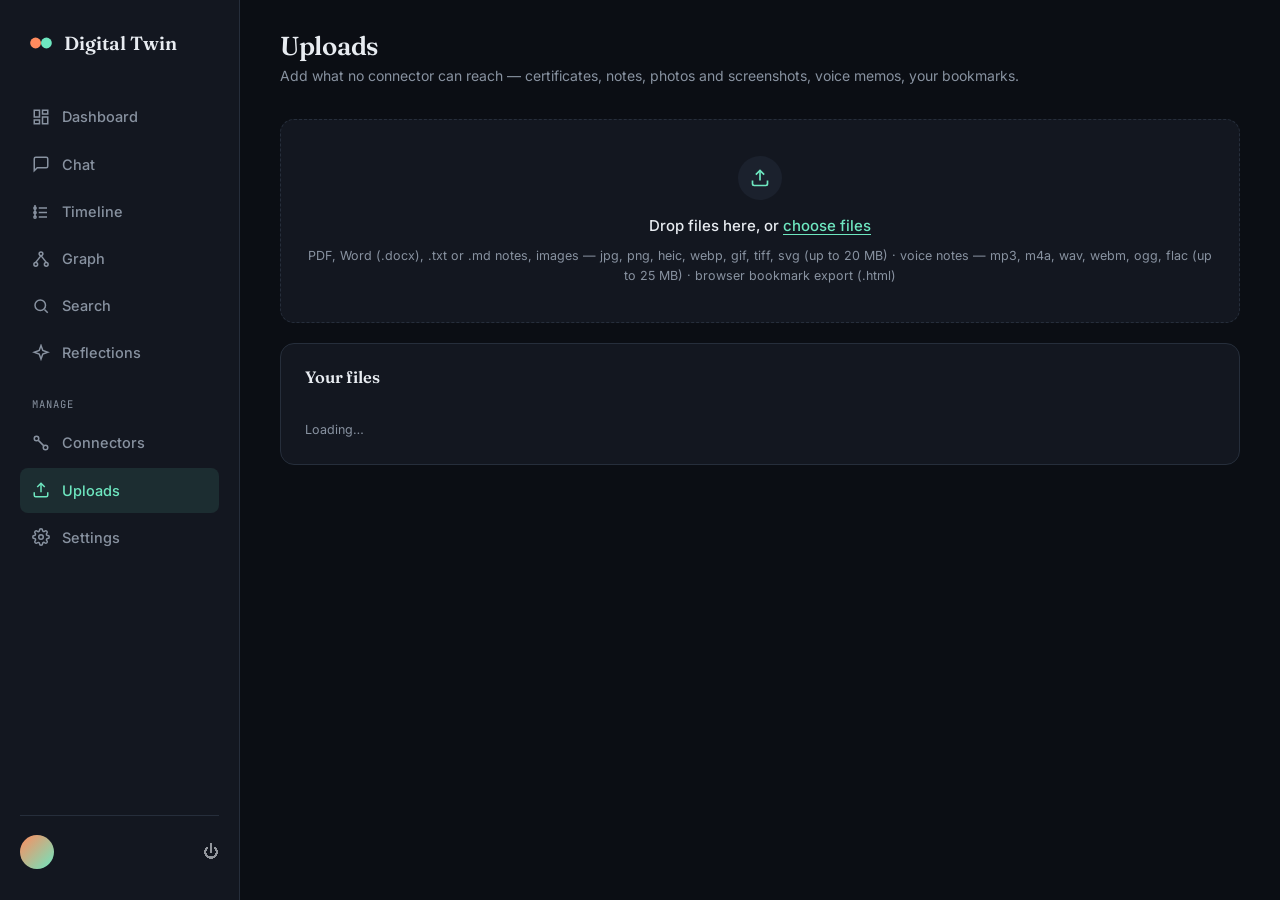
<file: frontend/uploads.html>
<!DOCTYPE html>
<html lang="en">
<head>
<meta charset="UTF-8">
<meta name="viewport" content="width=device-width, initial-scale=1.0">
<title>Uploads — Digital Twin</title>
<link rel="stylesheet" href="css/style.css?v=8">
<link rel="stylesheet" href="css/dashboard.css?v=8">
<link rel="stylesheet" href="css/animation.css?v=8">
<link rel="stylesheet" href="css/responsive.css?v=8">
</head>
<body>

<div class="app-shell">
  <aside class="rail">
    <a href="index.html" class="brand"><svg class="mark" viewBox="0 0 24 24" fill="none"><circle cx="7" cy="12" r="5" fill="#FF8B5E"/><circle cx="17" cy="12" r="5" fill="#6EE7C0"/></svg><span>Digital Twin</span></a>
    <nav class="rail-nav">
      <a href="dashboard.html"><svg viewBox="0 0 24 24" fill="none" stroke="currentColor" stroke-width="2"><rect x="3" y="3" width="7" height="9"/><rect x="14" y="3" width="7" height="5"/><rect x="14" y="12" width="7" height="9"/><rect x="3" y="16" width="7" height="5"/></svg><span>Dashboard</span></a>
      <a href="chat.html"><svg viewBox="0 0 24 24" fill="none" stroke="currentColor" stroke-width="2"><path d="M21 15a2 2 0 0 1-2 2H7l-4 4V5a2 2 0 0 1 2-2h14a2 2 0 0 1 2 2z"/></svg><span>Chat</span></a>
      <a href="timeline.html"><svg viewBox="0 0 24 24" fill="none" stroke="currentColor" stroke-width="2"><line x1="4" y1="4" x2="4" y2="20"/><circle cx="4" cy="8" r="1.5"/><circle cx="4" cy="14" r="1.5"/><circle cx="4" cy="20" r="1.5"/><line x1="9" y1="8" x2="20" y2="8"/><line x1="9" y1="14" x2="20" y2="14"/><line x1="9" y1="20" x2="20" y2="20"/></svg><span>Timeline</span></a>
      <a href="graph.html"><svg viewBox="0 0 24 24" fill="none" stroke="currentColor" stroke-width="2"><circle cx="12" cy="5" r="2.5"/><circle cx="5" cy="19" r="2.5"/><circle cx="19" cy="19" r="2.5"/><line x1="12" y1="7.5" x2="5" y2="16.5"/><line x1="12" y1="7.5" x2="19" y2="16.5"/></svg><span>Graph</span></a>
      <a href="search.html"><svg viewBox="0 0 24 24" fill="none" stroke="currentColor" stroke-width="2"><circle cx="11" cy="11" r="7"/><line x1="21" y1="21" x2="16.65" y2="16.65"/></svg><span>Search</span></a>
      <a href="reflection.html"><svg viewBox="0 0 24 24" fill="none" stroke="currentColor" stroke-width="2"><path d="M12 2l2.4 6.6L21 11l-6.6 2.4L12 20l-2.4-6.6L3 11l6.6-2.4z"/></svg><span>Reflections</span></a>
      <div class="rail-section-label">Manage</div>
      <a href="connectors.html"><svg viewBox="0 0 24 24" fill="none" stroke="currentColor" stroke-width="2"><circle cx="6" cy="6" r="3"/><circle cx="18" cy="18" r="3"/><path d="M8.5 8.5 15.5 15.5"/></svg><span>Connectors</span></a>
      <a href="uploads.html" class="active"><svg viewBox="0 0 24 24" fill="none" stroke="currentColor" stroke-width="2"><path d="M21 15v4a2 2 0 0 1-2 2H5a2 2 0 0 1-2-2v-4"/><polyline points="17 8 12 3 7 8"/><line x1="12" y1="3" x2="12" y2="15"/></svg><span>Uploads</span></a>
      <a href="settings.html"><svg viewBox="0 0 24 24" fill="none" stroke="currentColor" stroke-width="2"><circle cx="12" cy="12" r="3"/><path d="M19.4 15a1.65 1.65 0 0 0 .33 1.82l.06.06a2 2 0 1 1-2.83 2.83l-.06-.06a1.65 1.65 0 0 0-1.82-.33 1.65 1.65 0 0 0-1 1.51V21a2 2 0 0 1-4 0v-.09A1.65 1.65 0 0 0 9 19.4a1.65 1.65 0 0 0-1.82.33l-.06.06a2 2 0 1 1-2.83-2.83l.06-.06a1.65 1.65 0 0 0 .33-1.82 1.65 1.65 0 0 0-1.51-1H3a2 2 0 0 1 0-4h.09A1.65 1.65 0 0 0 4.6 9a1.65 1.65 0 0 0-.33-1.82l-.06-.06a2 2 0 1 1 2.83-2.83l.06.06a1.65 1.65 0 0 0 1.82.33H9a1.65 1.65 0 0 0 1-1.51V3a2 2 0 0 1 4 0v.09a1.65 1.65 0 0 0 1 1.51 1.65 1.65 0 0 0 1.82-.33l.06-.06a2 2 0 1 1 2.83 2.83l-.06.06a1.65 1.65 0 0 0-.33 1.82V9a1.65 1.65 0 0 0 1.51 1H21a2 2 0 0 1 0 4h-.09a1.65 1.65 0 0 0-1.51 1z"/></svg><span>Settings</span></a>
    </nav>
    <div class="rail-foot">
      <div class="avatar"></div>
      <div class="who"><div class="name">&nbsp;</div><div class="plan">&nbsp;</div></div>
      <a href="#" data-logout title="Log out" style="margin-left:auto;opacity:.6;">⏻</a>
    </div>
  </aside>

  <main class="main">
    <div class="topbar">
      <div>
        <h1>Uploads</h1>
        <div class="sub">Add what no connector can reach — certificates, notes, photos and screenshots, voice memos, your bookmarks.</div>
      </div>
    </div>

    <label class="dropzone" data-dropzone>
      <input type="file" multiple data-upload-input
        accept=".pdf,.docx,.txt,.md,.markdown,image/*,.heic,.heif,.avif,.svg,.jfif,.html,.htm,.mp3,.m4a,.wav,.webm,.ogg,.flac,.mp4,.mpeg,.mpga">
      <div class="dropzone-icon"><svg viewBox="0 0 24 24" fill="none" stroke="currentColor" stroke-width="2"><path d="M21 15v4a2 2 0 0 1-2 2H5a2 2 0 0 1-2-2v-4"/><polyline points="17 8 12 3 7 8"/><line x1="12" y1="3" x2="12" y2="15"/></svg></div>
      <div class="dropzone-title">Drop files here, or <span>choose files</span></div>
      <div class="dropzone-hint">PDF, Word (.docx), .txt or .md notes, images — jpg, png, heic, webp, gif, tiff, svg (up to 20 MB) · voice notes — mp3, m4a, wav, webm, ogg, flac (up to 25 MB) · browser bookmark export (.html)</div>
    </label>

    <div class="upload-queue" data-upload-queue></div>

    <div class="card">
      <div class="card-head">
        <h3>Your files</h3>
        <span class="upload-count" data-upload-count></span>
      </div>
      <div class="row-list" data-upload-list>
        <div class="row-item"><div class="row-body"><div class="meta">Loading…</div></div></div>
      </div>
    </div>
  </main>
</div>

<script src="js/app.js?v=9"></script>
<script>
  DT.initAuthGuard('login.html');
  DT.initLogout();
  DT.initUploads();
</script>
</body>
</html>
</file>
<file: frontend/css/style.css>
/* ============================================================
   DIGITAL TWIN — GLOBAL DESIGN SYSTEM
   ============================================================ */

@import url('https://fonts.googleapis.com/css2?family=Fraunces:opsz,wght@9..144,300;9..144,400;9..144,500;9..144,600;9..144,700&family=Inter:wght@400;500;600;700&family=JetBrains+Mono:wght@400;500;600&display=swap');

:root{
  /* --- color tokens --- */
  --ink:        #0B0E14;
  --surface:    #131720;
  --surface-2:  #1B212D;
  --line:       #262E3B;
  --text:       #E8ECF1;
  --text-muted: #8892A0;
  --twin:       #6EE7C0;   /* bioluminescent mint — the "twin" */
  --twin-dim:   #3E8F76;
  --human:      #FF8B5E;   /* warm coral — "you" */
  --human-dim:  #A85A3C;
  --danger:     #FF6B6B;

  /* --- type tokens --- */
  --font-display: 'Fraunces', serif;
  --font-body:    'Inter', sans-serif;
  --font-mono:    'JetBrains Mono', monospace;

  /* --- layout tokens --- */
  --rail-w: 240px;
  --radius-sm: 8px;
  --radius-md: 14px;
  --radius-lg: 24px;
  --shadow-glow: 0 0 40px rgba(110,231,192,0.12);
  --shadow-card: 0 8px 30px rgba(0,0,0,0.35);
  --ease: cubic-bezier(.16,.84,.44,1);
}

*, *::before, *::after{ box-sizing: border-box; }
html{ scroll-behavior: smooth; color-scheme: dark; }

/* Scrollbars: a slim pill floating on an invisible track, muted until hovered, then mint.
   Chromium/Safari use the ::-webkit rules (they support :hover); Firefox, which has no
   ::-webkit-scrollbar, gets the standard properties instead. */
::-webkit-scrollbar{ width: 10px; height: 10px; }
::-webkit-scrollbar-track,
::-webkit-scrollbar-corner{ background: transparent; }
::-webkit-scrollbar-button{ display: none; }
::-webkit-scrollbar-thumb{
  background-color: rgba(136,146,160,0.22);
  border: 3px solid transparent;
  border-radius: 999px;
  background-clip: padding-box;
  transition: background-color .2s var(--ease);
}
::-webkit-scrollbar-thumb:hover{ background-color: rgba(110,231,192,0.55); }
::-webkit-scrollbar-thumb:active{ background-color: var(--twin); }
@supports not selector(::-webkit-scrollbar){
  *{ scrollbar-width: thin; scrollbar-color: rgba(136,146,160,0.3) transparent; }
}
body{
  margin: 0;
  background: var(--ink);
  color: var(--text);
  font-family: var(--font-body);
  font-size: 16px;
  line-height: 1.6;
  -webkit-font-smoothing: antialiased;
}
h1,h2,h3,h4{
  font-family: var(--font-display);
  font-weight: 600;
  line-height: 1.1;
  margin: 0 0 .5em;
  letter-spacing: -0.01em;
}
p{ margin: 0 0 1em; color: var(--text-muted); }
a{ color: inherit; text-decoration: none; }
ul{ list-style: none; margin: 0; padding: 0; }
img{ max-width: 100%; display: block; }
button{ font-family: inherit; }

::selection{ background: var(--twin); color: var(--ink); }

:focus-visible{
  outline: 2px solid var(--twin);
  outline-offset: 3px;
  border-radius: 4px;
}

.eyebrow{
  font-family: var(--font-mono);
  font-size: 12px;
  letter-spacing: 0.14em;
  text-transform: uppercase;
  color: var(--twin);
  display: inline-flex;
  align-items: center;
  gap: 8px;
}
.eyebrow::before{
  content:'';
  width: 6px; height: 6px;
  border-radius: 50%;
  background: var(--twin);
  box-shadow: 0 0 10px var(--twin);
}

.container{
  width: 100%;
  max-width: 1180px;
  margin: 0 auto;
  padding: 0 32px;
}

/* --- buttons --- */
.btn{
  display: inline-flex;
  align-items: center;
  justify-content: center;
  gap: 8px;
  padding: 13px 26px;
  border-radius: 999px;
  font-family: var(--font-body);
  font-weight: 600;
  font-size: 14.5px;
  border: 1px solid transparent;
  cursor: pointer;
  transition: transform .35s var(--ease), box-shadow .35s var(--ease), background .25s;
  white-space: nowrap;
}
.btn:hover{ transform: translateY(-2px); }
.btn:active{ transform: translateY(0); }
.btn-primary{
  background: linear-gradient(135deg, var(--twin), #45C4A0);
  color: #04120D;
  box-shadow: 0 6px 24px rgba(110,231,192,0.25);
}
.btn-primary:hover{ box-shadow: 0 10px 30px rgba(110,231,192,0.4); }
.btn-ghost{
  background: transparent;
  border-color: var(--line);
  color: var(--text);
}
.btn-ghost:hover{ border-color: var(--twin); color: var(--twin); }
.btn-block{ width: 100%; }
.btn-sm{ padding: 9px 18px; font-size: 13px; }

/* ============================================================
   SITE HEADER (marketing pages)
   ============================================================ */
.site-header{
  position: sticky; top: 0; z-index: 100;
  background: rgba(11,14,20,0.75);
  backdrop-filter: blur(14px);
  border-bottom: 1px solid var(--line);
}
.site-header .container{
  display: flex; align-items: center; justify-content: space-between;
  height: 76px;
}
.brand{
  display: flex; align-items: center; gap: 10px;
  font-family: var(--font-display);
  font-size: 19px; font-weight: 600; color: var(--text);
}
.brand .mark{ width: 26px; height: 26px; }
.nav-links{ display: flex; align-items: center; gap: 36px; }
.nav-links a{
  font-size: 14.5px; color: var(--text-muted); font-weight: 500;
  transition: color .2s;
}
.nav-links a:hover{ color: var(--twin); }
.nav-cta{ display: flex; align-items: center; gap: 14px; }

/* ============================================================
   HERO
   ============================================================ */
.hero{
  position: relative;
  padding: 120px 0 100px;
  overflow: hidden;
  border-bottom: 1px solid var(--line);
}
.hero .container{
  display: grid;
  grid-template-columns: 1.05fr 0.95fr;
  gap: 60px;
  align-items: center;
  position: relative;
  z-index: 2;
}
.hero h1{
  font-size: clamp(40px, 5.4vw, 68px);
  color: var(--text);
}
.hero h1 em{
  font-style: italic;
  color: var(--twin);
}
.hero .lede{
  font-size: 18px;
  max-width: 480px;
  color: var(--text-muted);
}
.hero-actions{ display: flex; gap: 16px; margin-top: 32px; align-items: center; }
.hero-note{ font-family: var(--font-mono); font-size: 12.5px; color: var(--text-muted); margin-top: 20px; }

.hero-visual{
  position: relative;
  aspect-ratio: 1/1;
  display: flex; align-items: center; justify-content: center;
}

.hero-bg-grid{
  position: absolute; inset: 0;
  background-image:
    linear-gradient(rgba(110,231,192,0.05) 1px, transparent 1px),
    linear-gradient(90deg, rgba(110,231,192,0.05) 1px, transparent 1px);
  background-size: 44px 44px;
  mask-image: radial-gradient(ellipse at center, black 30%, transparent 75%);
  z-index: 0;
}

/* ============================================================
   STAT STRIP
   ============================================================ */
.stat-strip{
  border-bottom: 1px solid var(--line);
  padding: 36px 0;
}
.stat-strip .container{
  display: flex; justify-content: space-between; flex-wrap: wrap; gap: 24px;
}
.stat{ text-align: left; }
.stat .num{
  font-family: var(--font-display);
  font-size: 32px; color: var(--twin);
}
.stat .label{
  font-family: var(--font-mono);
  font-size: 12px; color: var(--text-muted);
  text-transform: uppercase; letter-spacing: .08em;
}

/* ============================================================
   SECTIONS / FEATURES
   ============================================================ */
.section{ padding: 110px 0; border-bottom: 1px solid var(--line); }
.section-head{ max-width: 640px; margin-bottom: 60px; }
.section-head h2{ font-size: clamp(28px, 3.4vw, 42px); }
.section-head p{ font-size: 17px; }

.feature-grid{
  display: grid;
  grid-template-columns: repeat(3, 1fr);
  gap: 1px;
  background: var(--line);
  border: 1px solid var(--line);
  border-radius: var(--radius-lg);
  overflow: hidden;
}
.feature-card{
  background: var(--surface);
  padding: 36px 32px;
  transition: background .3s;
}
.feature-card:hover{ background: var(--surface-2); }
.feature-card .num{
  font-family: var(--font-mono);
  color: var(--twin);
  font-size: 13px;
  margin-bottom: 20px;
  display: block;
}
.feature-card h3{ font-size: 20px; margin-bottom: 10px; }
.feature-card p{ font-size: 14.5px; margin: 0; }

/* --- how it works timeline (landing) --- */
.flow{
  display: grid;
  grid-template-columns: repeat(4, 1fr);
  gap: 24px;
}
.flow-step{
  border: 1px solid var(--line);
  border-radius: var(--radius-md);
  padding: 28px 24px;
  background: var(--surface);
  position: relative;
}
.flow-step .step-index{
  font-family: var(--font-mono);
  color: var(--human);
  font-size: 12px;
  letter-spacing: .1em;
}
.flow-step h4{ font-family: var(--font-body); font-size: 16.5px; font-weight: 600; margin: 14px 0 8px; color: var(--text); }
.flow-step p{ font-size: 13.5px; margin: 0; }
.flow-step:not(:last-child)::after{
  content: '→';
  position: absolute;
  right: -22px; top: 50%; transform: translateY(-50%);
  color: var(--line);
  font-size: 18px;
  display: none;
}

/* --- testimonial / quote --- */
.quote-block{
  text-align: center;
  max-width: 760px;
  margin: 0 auto;
}
.quote-block blockquote{
  font-family: var(--font-display);
  font-size: clamp(22px, 2.6vw, 30px);
  font-style: italic;
  color: var(--text);
  margin: 0 0 24px;
}
.quote-block cite{
  font-style: normal;
  font-family: var(--font-mono);
  font-size: 13px;
  color: var(--text-muted);
}

/* --- final CTA --- */
.cta-band{
  padding: 100px 0;
  text-align: center;
  background:
    radial-gradient(ellipse at 50% 0%, rgba(110,231,192,0.08), transparent 60%);
}
.cta-band h2{ font-size: clamp(30px,4vw,46px); margin-bottom: 14px; }
.cta-band p{ font-size: 17px; margin-bottom: 36px; }

/* ============================================================
   SITE FOOTER
   ============================================================ */
.site-footer{ padding: 56px 0 40px; }
.site-footer .container{
  display: flex; justify-content: space-between; align-items: flex-start; flex-wrap: wrap; gap: 40px;
}
.footer-cols{ display: flex; gap: 64px; flex-wrap: wrap; }
.footer-col h5{
  font-family: var(--font-mono);
  font-size: 12px; letter-spacing: .08em; text-transform: uppercase;
  color: var(--text-muted); margin: 0 0 16px;
}
.footer-col a{
  display: block; font-size: 14px; color: var(--text); margin-bottom: 10px;
  transition: color .2s;
}
.footer-col a:hover{ color: var(--twin); }
.footer-bottom{
  border-top: 1px solid var(--line);
  margin-top: 40px; padding-top: 24px;
  font-family: var(--font-mono); font-size: 12px; color: var(--text-muted);
  display: flex; justify-content: space-between;
}

/* ============================================================
   AUTH PAGES (login / signup)
   ============================================================ */
.auth-shell{
  min-height: 100vh;
  display: grid;
  grid-template-columns: 1fr 1fr;
}
.auth-visual{
  position: relative;
  background: var(--surface);
  border-right: 1px solid var(--line);
  display: flex; align-items: center; justify-content: center;
  overflow: hidden;
  padding: 60px;
}
.auth-visual-copy{
  position: relative; z-index: 2;
  max-width: 380px;
}
.auth-visual-copy h2{ font-size: 30px; }
.auth-visual-copy p{ font-size: 15px; }

.auth-form-side{
  display: flex; align-items: center; justify-content: center;
  padding: 40px;
}
.auth-card{ width: 100%; max-width: 400px; }
.auth-card .brand{ margin-bottom: 40px; }
.auth-card h1{ font-size: 30px; margin-bottom: 8px; }
.auth-card > p{ margin-bottom: 32px; }

.field{ margin-bottom: 20px; }
.field label{
  display: block; font-size: 13px; font-weight: 600;
  margin-bottom: 8px; color: var(--text);
}
.field input, .field select, .field textarea{
  width: 100%;
  background: var(--surface);
  border: 1px solid var(--line);
  color: var(--text);
  padding: 13px 16px;
  border-radius: var(--radius-sm);
  font-family: var(--font-body);
  font-size: 14.5px;
  transition: border-color .2s, box-shadow .2s;
}
.field input:focus, .field select:focus, .field textarea:focus{
  outline: none;
  border-color: var(--twin);
  box-shadow: 0 0 0 3px rgba(110,231,192,0.15);
}
.field-hint{ font-size: 12.5px; color: var(--text-muted); margin-top: 6px; }
.field-row{ display: flex; align-items: center; justify-content: space-between; margin-bottom: 24px; }
.checkbox-row{ display: flex; align-items: center; gap: 8px; font-size: 13.5px; color: var(--text-muted); }
.checkbox-row input{ accent-color: var(--twin); width: 16px; height: 16px; }
.form-link{ color: var(--twin); font-weight: 600; }
.auth-divider{
  display: flex; align-items: center; gap: 14px;
  margin: 26px 0; color: var(--text-muted); font-size: 12.5px;
  font-family: var(--font-mono);
}
.auth-divider::before, .auth-divider::after{
  content: ''; flex: 1; height: 1px; background: var(--line);
}
.oauth-row{ display: grid; grid-template-columns: 1fr 1fr; gap: 12px; }
.oauth-btn{
  display: flex; align-items: center; justify-content: center; gap: 10px;
  padding: 11px; border: 1px solid var(--line); border-radius: var(--radius-sm);
  font-size: 13.5px; font-weight: 500; color: var(--text);
  background: var(--surface); cursor: pointer; transition: border-color .2s;
}
.oauth-btn:hover{ border-color: var(--twin); }
.auth-foot{ margin-top: 28px; text-align: center; font-size: 14px; color: var(--text-muted); }

/* form error/success states */
.form-alert{
  display: none;
  padding: 12px 16px;
  border-radius: var(--radius-sm);
  font-size: 13.5px;
  margin-bottom: 20px;
  border: 1px solid;
}
.form-alert.show{ display: block; }
.form-alert.error{ background: rgba(255,107,107,0.08); border-color: rgba(255,107,107,0.4); color: #FFB2B2; }
.form-alert.success{ background: rgba(110,231,192,0.08); border-color: rgba(110,231,192,0.4); color: var(--twin); }
</file>
<file: frontend/css/animation.css>
/* ============================================================
   ANIMATION.CSS — the "twin thread" motif + shared keyframes
   ============================================================ */

@keyframes pulse-glow{
  0%, 100%{ box-shadow: 0 0 0 0 rgba(110,231,192,0.45); }
  50%{ box-shadow: 0 0 0 10px rgba(110,231,192,0); }
}
@keyframes drift{
  0%{ transform: translate(0,0); }
  50%{ transform: translate(10px,-14px); }
  100%{ transform: translate(0,0); }
}
@keyframes fade-up{
  from{ opacity: 0; transform: translateY(18px); }
  to{ opacity: 1; transform: translateY(0); }
}
@keyframes rotate-slow{
  from{ transform: rotate(0deg); }
  to{ transform: rotate(360deg); }
}
@keyframes thread-flow{
  0%{ stroke-dashoffset: 24; }
  100%{ stroke-dashoffset: 0; }
}
@keyframes twin-breathe{
  0%, 100%{ transform: scale(1); opacity: .9; }
  50%{ transform: scale(1.06); opacity: 1; }
}
@keyframes shimmer{
  0%{ background-position: -200% 0; }
  100%{ background-position: 200% 0; }
}
@keyframes typing-dot{
  0%, 60%, 100%{ transform: translateY(0); opacity: .4; }
  30%{ transform: translateY(-5px); opacity: 1; }
}

.fade-up{ animation: fade-up .7s var(--ease) both; }
.fade-up-d1{ animation-delay: .08s; }
.fade-up-d2{ animation-delay: .16s; }
.fade-up-d3{ animation-delay: .24s; }
.fade-up-d4{ animation-delay: .32s; }

@media (prefers-reduced-motion: reduce){
  *{ animation-duration: .001ms !important; animation-iteration-count: 1 !important; transition-duration: .001ms !important; }
}

/* --- The Twin Thread: two orbs pulsing in sync, connected --- */
.twin-thread{
  position: relative;
  width: 220px; height: 220px;
}
.twin-thread svg{ width: 100%; height: 100%; overflow: visible; }
.twin-thread .orb-you{
  fill: var(--human);
  filter: drop-shadow(0 0 14px rgba(255,139,94,0.55));
  animation: twin-breathe 3.2s ease-in-out infinite;
}
.twin-thread .orb-twin{
  fill: var(--twin);
  filter: drop-shadow(0 0 18px rgba(110,231,192,0.6));
  animation: twin-breathe 3.2s ease-in-out infinite .55s;
}
.twin-thread .thread-line{
  stroke: url(#threadGradient);
  stroke-width: 1.5;
  stroke-dasharray: 6 6;
  fill: none;
  animation: thread-flow 1.4s linear infinite;
}
.twin-thread .thread-particle{
  fill: var(--text);
  opacity: .8;
}

/* --- small inline twin-thread badge used as avatar/loader --- */
.thread-badge{
  position: relative;
  width: 44px; height: 44px;
  border-radius: 50%;
  background: var(--surface-2);
  display: flex; align-items: center; justify-content: center;
  flex-shrink: 0;
}
.thread-badge::before{
  content:'';
  position: absolute; inset: -3px;
  border-radius: 50%;
  border: 1.5px solid var(--twin);
  opacity: .5;
  animation: pulse-glow 2.2s ease-out infinite;
}
.thread-badge .core{
  width: 14px; height: 14px;
  border-radius: 50%;
  background: radial-gradient(circle at 35% 30%, #C9FFEE, var(--twin) 60%);
}

/* --- ambient background particles (hero / building page) --- */
.ambient-field{
  position: absolute; inset: 0;
  pointer-events: none;
  overflow: hidden;
}
.ambient-field span{
  position: absolute;
  width: 3px; height: 3px;
  border-radius: 50%;
  background: var(--twin);
  opacity: .5;
  animation: drift 6s ease-in-out infinite;
}

/* --- building/onboarding progress ring --- */
.progress-ring{
  position: relative;
  width: 260px; height: 260px;
  display: flex; align-items: center; justify-content: center;
}
.progress-ring svg{ width: 100%; height: 100%; transform: rotate(-90deg); }
.progress-ring .track{ stroke: var(--line); fill: none; stroke-width: 6; }
.progress-ring .bar{
  stroke: var(--twin);
  fill: none;
  stroke-width: 6;
  stroke-linecap: round;
  transition: stroke-dashoffset 1s var(--ease);
  filter: drop-shadow(0 0 8px rgba(110,231,192,0.5));
}
.progress-ring .ring-label{
  position: absolute; text-align: center;
}
.progress-ring .ring-label .pct{
  font-family: var(--font-display);
  font-size: 40px; color: var(--twin);
  display: block;
}
.progress-ring .ring-label .txt{
  font-family: var(--font-mono);
  font-size: 11px; color: var(--text-muted);
  text-transform: uppercase; letter-spacing: .08em;
}

/* --- shimmer skeleton loader --- */
.skeleton{
  background: linear-gradient(90deg, var(--surface) 25%, var(--surface-2) 50%, var(--surface) 75%);
  background-size: 200% 100%;
  animation: shimmer 1.6s linear infinite;
  border-radius: var(--radius-sm);
}
</file>
<file: frontend/css/responsive.css>
/* ============================================================
   RESPONSIVE.CSS — loaded last, overrides at narrower widths
   ============================================================ */

/* ---- large tablets / small laptops ---- */
@media (max-width: 1100px){
  .feature-grid{ grid-template-columns: repeat(2, 1fr); }
  .flow{ grid-template-columns: repeat(2, 1fr); }
  .grid-4{ grid-template-columns: repeat(2, 1fr); }
  .grid-3{ grid-template-columns: repeat(2, 1fr); }
  .graph-shell{ grid-template-columns: 1fr; }
  .graph-canvas-wrap{ height: 440px; }
  .connector-grid{ grid-template-columns: repeat(2, 1fr); }
  .app-shell{ grid-template-columns: 76px 1fr; }
  .rail{ padding: 20px 12px; }
  .rail .brand span, .rail-nav a span, .rail .rail-foot .who, .rail-section-label{ display: none; }
  .rail-nav a{ justify-content: center; }
  .rail .rail-foot{ justify-content: center; }
}

/* ---- tablets ---- */
@media (max-width: 860px){
  .site-header .nav-links{ display: none; }
  .hero .container{ grid-template-columns: 1fr; text-align: left; }
  .hero-visual{ order: -1; max-width: 280px; margin: 0 auto 20px; }
  .auth-shell{ grid-template-columns: 1fr; }
  .auth-visual{ display: none; }
  .settings-layout{ grid-template-columns: 1fr; }
  .settings-nav{ flex-direction: row; overflow-x: auto; padding-bottom: 8px; }
  .chat-shell{ grid-template-columns: 1fr; }
  .convo-rail{ display: none; }
  .stat-strip .container{ justify-content: flex-start; gap: 40px; }
}

/* ---- phones ---- */
@media (max-width: 600px){
  .container{ padding: 0 20px; }
  .hero{ padding: 70px 0 60px; }
  .section{ padding: 70px 0; }
  .feature-grid, .flow, .grid-4, .grid-3, .grid-2, .connector-grid{ grid-template-columns: 1fr; }
  .main{ padding: 24px 18px 50px; }
  .app-shell{ grid-template-columns: 1fr; }
  .rail{ display: none; }
  .topbar{ flex-direction: column; align-items: flex-start; }
  .search-box{ min-width: 0; width: 100%; }
  .chat-scroll{ padding: 22px 18px; }
  .graph-canvas-wrap{ height: 520px; }
  .chat-composer{ padding: 14px 18px 20px; }
  .msg{ max-width: 88%; }
  .oauth-row{ grid-template-columns: 1fr; }
  .footer-cols{ gap: 32px; }
  .footer-bottom{ flex-direction: column; gap: 8px; }
}
</file>
<file: frontend/css/dashboard.css>
/* ============================================================
   DASHBOARD.CSS — app shell used by all logged-in pages
   ============================================================ */

.app-shell{
  display: grid;
  grid-template-columns: var(--rail-w) 1fr;
  min-height: 100vh;
}

/* --- left rail --- */
.rail{
  background: var(--surface);
  border-right: 1px solid var(--line);
  padding: 28px 20px;
  display: flex;
  flex-direction: column;
  position: sticky;
  top: 0;
  height: 100vh;
}
.rail .brand{ padding: 0 8px; margin-bottom: 36px; }
.rail-nav{ display: flex; flex-direction: column; gap: 2px; flex: 1; }
.rail-nav a{
  display: flex; align-items: center; gap: 12px;
  padding: 11px 12px;
  border-radius: var(--radius-sm);
  font-size: 14.5px; font-weight: 500;
  color: var(--text-muted);
  transition: background .2s, color .2s;
}
.rail-nav a svg{ width: 18px; height: 18px; flex-shrink: 0; }
.rail-nav a:hover{ background: var(--surface-2); color: var(--text); }
.rail-nav a.active{
  background: rgba(110,231,192,0.1);
  color: var(--twin);
}
.rail-section-label{
  font-family: var(--font-mono);
  font-size: 10.5px; text-transform: uppercase; letter-spacing: .1em;
  color: var(--text-muted);
  padding: 18px 12px 6px;
}
.rail-foot{
  border-top: 1px solid var(--line);
  padding-top: 16px;
  display: flex; align-items: center; gap: 10px;
}
.rail-foot .avatar{
  width: 34px; height: 34px; border-radius: 50%;
  background: linear-gradient(135deg, var(--human), var(--twin));
  flex-shrink: 0;
}
.rail-foot .who{ flex: 1; overflow: hidden; min-width: 0; }
.rail-foot .who .name{ font-size: 13.5px; font-weight: 600; color: var(--text); }
.rail-foot .who .plan{ font-size: 11.5px; color: var(--text-muted); }
.rail-foot .who .name, .rail-foot .who .plan{ white-space: nowrap; overflow: hidden; text-overflow: ellipsis; }

/* --- main area --- */
.main{ padding: 32px 40px 60px; max-width: 1160px; }
.topbar{
  display: flex; align-items: center; justify-content: space-between;
  margin-bottom: 32px; gap: 24px;
}
.topbar h1{ font-size: 26px; margin: 0; }
.topbar .sub{ font-size: 14px; color: var(--text-muted); margin-top: 4px; }
.topbar-actions{ display: flex; align-items: center; gap: 12px; }

.search-box{
  display: flex; align-items: center; gap: 10px;
  background: var(--surface);
  border: 1px solid var(--line);
  border-radius: 999px;
  padding: 10px 18px;
  min-width: 260px;
}
.search-box input{
  background: none; border: none; color: var(--text);
  font-size: 14px; width: 100%; outline: none;
}
.search-box svg{ width: 16px; height: 16px; color: var(--text-muted); flex-shrink: 0; }

/* --- generic card --- */
.card{
  background: var(--surface);
  border: 1px solid var(--line);
  border-radius: var(--radius-md);
  padding: 24px;
}
.card-grid{ display: grid; gap: 20px; }
.grid-2{ grid-template-columns: 1fr 1fr; }
.grid-3{ grid-template-columns: repeat(3, 1fr); }
.grid-4{ grid-template-columns: repeat(4, 1fr); }

.stat-card .label{
  font-family: var(--font-mono); font-size: 11.5px; text-transform: uppercase;
  letter-spacing: .07em; color: var(--text-muted); margin-bottom: 10px;
}
.stat-card .value{ font-family: var(--font-display); font-size: 32px; color: var(--text); }
.stat-card .delta{ font-size: 12.5px; margin-top: 6px; }
.stat-card .delta.up{ color: var(--twin); }
.stat-card .delta.down{ color: var(--danger); }

.card-head{ display: flex; align-items: center; justify-content: space-between; margin-bottom: 18px; }
.card-head h3{ font-size: 16.5px; margin: 0; }
.card-head a{ font-size: 13px; color: var(--twin); font-weight: 600; }

/* --- activity / list rows --- */
.row-list{ display: flex; flex-direction: column; }
.row-item{
  display: flex; align-items: center; gap: 14px;
  padding: 14px 0;
  border-bottom: 1px solid var(--line);
}
.row-item:last-child{ border-bottom: none; padding-bottom: 0; }
.row-icon{
  width: 36px; height: 36px; border-radius: var(--radius-sm);
  background: var(--surface-2); display: flex; align-items: center; justify-content: center;
  flex-shrink: 0; color: var(--twin);
}
.row-icon svg{ width: 17px; height: 17px; }
.row-body{ flex: 1; min-width: 0; }
.row-body .title{ font-size: 14px; color: var(--text); font-weight: 500; }
.row-body .meta{ font-size: 12.5px; color: var(--text-muted); margin-top: 2px; }
.row-time{ font-family: var(--font-mono); font-size: 11.5px; color: var(--text-muted); white-space: nowrap; }

/* --- pill / tag --- */
.tag{
  display: inline-flex; align-items: center; gap: 6px;
  font-family: var(--font-mono); font-size: 11px;
  padding: 4px 10px; border-radius: 999px;
  background: var(--surface-2); color: var(--text-muted);
  border: 1px solid var(--line);
}
.tag.twin{ color: var(--twin); border-color: rgba(110,231,192,0.35); background: rgba(110,231,192,0.08); }
.tag.human{ color: var(--human); border-color: rgba(255,139,94,0.35); background: rgba(255,139,94,0.08); }

/* --- empty state --- */
.empty-state{
  text-align: center; padding: 60px 20px; color: var(--text-muted);
}
.empty-state .thread-badge{ margin: 0 auto 20px; }
.empty-state h3{ color: var(--text); font-size: 18px; }
.empty-state p{ max-width: 320px; margin: 0 auto 20px; font-size: 14px; }

/* ============================================================
   CONNECTORS PAGE
   ============================================================ */
.connector-grid{
  display: grid;
  grid-template-columns: repeat(3, 1fr);
  gap: 18px;
}
.connector-card{
  background: var(--surface);
  border: 1px solid var(--line);
  border-radius: var(--radius-md);
  padding: 22px;
  display: flex; flex-direction: column; gap: 14px;
  transition: border-color .25s, transform .25s;
}
.connector-card:hover{ border-color: rgba(110,231,192,0.35); transform: translateY(-2px); }
.connector-top{ display: flex; align-items: center; justify-content: space-between; }
.connector-icon{
  width: 42px; height: 42px; border-radius: 12px;
  background: var(--surface-2);
  display: flex; align-items: center; justify-content: center;
  font-size: 18px;
}
.connector-card h4{ font-size: 15.5px; margin: 0 0 4px; color: var(--text); }
.connector-card p{ font-size: 13px; margin: 0; }
.connector-status{
  font-family: var(--font-mono); font-size: 11px;
  display: flex; align-items: center; gap: 6px;
  color: var(--text-muted);
}
.connector-status.connected{ color: var(--twin); }
.connector-status .dot{ width: 6px; height: 6px; border-radius: 50%; background: currentColor; }
.connector-toggle-btn{
  margin-top: auto;
  padding: 9px; border-radius: var(--radius-sm);
  border: 1px solid var(--line); background: transparent;
  color: var(--text); font-size: 13px; font-weight: 600; cursor: pointer;
  transition: all .2s;
}
.connector-toggle-btn.is-connected{ border-color: rgba(110,231,192,0.4); color: var(--twin); }
.connector-toggle-btn:hover{ border-color: var(--twin); color: var(--twin); }

/* ============================================================
   BUILDING PAGE (onboarding processing)
   ============================================================ */
.building-shell{
  min-height: 100vh;
  display: flex; flex-direction: column; align-items: center; justify-content: center;
  text-align: center;
  padding: 40px;
  position: relative;
  overflow: hidden;
}
.building-shell h1{ font-size: 30px; margin-top: 32px; }
.building-shell p{ max-width: 420px; }
.build-log{
  margin-top: 40px;
  width: 100%; max-width: 440px;
  text-align: left;
  font-family: var(--font-mono); font-size: 13px;
  display: flex; flex-direction: column; gap: 10px;
}
.build-log .log-item{
  display: flex; align-items: center; gap: 10px;
  color: var(--text-muted);
  opacity: .4;
}
.build-log .log-item.active{ opacity: 1; color: var(--text); }
.build-log .log-item.done{ opacity: 1; color: var(--twin); }
.build-log .log-item .chk{ width: 14px; text-align: center; }

/* ============================================================
   TIMELINE PAGE
   ============================================================ */
.timeline-wrap{ position: relative; padding-left: 32px; }
.timeline-wrap::before{
  content: ''; position: absolute; left: 6px; top: 6px; bottom: 6px; width: 2px;
  background: linear-gradient(var(--twin), var(--line));
}
.timeline-group{ margin-bottom: 36px; }
.timeline-date{
  font-family: var(--font-mono); font-size: 12px; color: var(--text-muted);
  text-transform: uppercase; letter-spacing: .08em; margin-bottom: 14px;
}
.timeline-entry{
  position: relative;
  background: var(--surface);
  border: 1px solid var(--line);
  border-radius: var(--radius-md);
  padding: 16px 20px;
  margin-bottom: 12px;
}
.timeline-entry::before{
  content: '';
  position: absolute; left: -32px; top: 22px;
  width: 10px; height: 10px; border-radius: 50%;
  background: var(--twin);
  box-shadow: 0 0 0 4px var(--ink), 0 0 0 5px var(--line);
}
.timeline-entry .t-head{ display: flex; align-items: center; justify-content: space-between; margin-bottom: 6px; }
.timeline-entry h4{ font-size: 14.5px; font-weight: 600; color: var(--text); margin: 0; }
.timeline-entry .time{ font-family: var(--font-mono); font-size: 11.5px; color: var(--text-muted); }
.timeline-entry p{ font-size: 13.5px; margin: 0; }
.timeline-filters{ display: flex; gap: 8px; margin-bottom: 28px; flex-wrap: wrap; }
.filter-chip{
  padding: 7px 16px; border-radius: 999px; border: 1px solid var(--line);
  font-size: 13px; color: var(--text-muted); cursor: pointer; background: transparent;
  transition: all .2s;
}
.filter-chip.active, .filter-chip:hover{ border-color: var(--twin); color: var(--twin); }

/* ============================================================
   GRAPH PAGE
   ============================================================ */
.graph-shell{
  display: grid;
  grid-template-columns: 1fr 300px;
  gap: 20px;
}
.graph-canvas-wrap{
  background: radial-gradient(ellipse at 50% 40%, rgba(110,231,192,0.06), transparent 70%), var(--surface);
  border: 1px solid var(--line);
  border-radius: var(--radius-lg);
  height: 620px;
  position: relative;
  overflow: hidden;
}
.graph-legend{
  position: absolute; bottom: 20px; left: 20px;
  display: flex; gap: 14px; font-size: 12px; color: var(--text-muted);
}
.graph-legend span{ display: flex; align-items: center; gap: 6px; }
.graph-legend .dot{ width: 8px; height: 8px; border-radius: 50%; }
.node-panel .card{ margin-bottom: 16px; }
.node-panel h4{ font-size: 15px; margin-bottom: 4px; }

/* ============================================================
   REFLECTION PAGE
   ============================================================ */
.reflection-card{
  background: var(--surface);
  border: 1px solid var(--line);
  border-radius: var(--radius-lg);
  padding: 30px;
  margin-bottom: 20px;
  position: relative;
}
.reflection-card .eyebrow{ margin-bottom: 14px; }
.reflection-card blockquote{
  font-family: var(--font-display);
  font-size: 21px; font-style: italic; color: var(--text);
  margin: 0 0 16px; line-height: 1.4;
}
.reflection-tags{ display: flex; gap: 8px; margin-top: 16px; }
.reflection-actions{ display: flex; gap: 10px; margin-top: 20px; }
.icon-btn{
  width: 36px; height: 36px; border-radius: 50%;
  border: 1px solid var(--line); background: transparent;
  display: flex; align-items: center; justify-content: center;
  cursor: pointer; color: var(--text-muted); transition: all .2s;
}
.icon-btn:hover{ border-color: var(--twin); color: var(--twin); }
.icon-btn svg{ width: 16px; height: 16px; }

/* ============================================================
   SEARCH PAGE
   ============================================================ */
.search-hero{ text-align: center; padding: 40px 0 32px; }
.search-hero .search-box{ max-width: 620px; margin: 0 auto; min-width: unset; padding: 16px 22px; }
.search-suggestions{ display: flex; gap: 10px; justify-content: center; margin-top: 18px; flex-wrap: wrap; }
.result-item{
  display: flex; gap: 16px;
  padding: 18px 0; border-bottom: 1px solid var(--line);
}
.result-item:last-child{ border-bottom: none; }
.result-item .row-icon{ margin-top: 2px; }
.result-item h4{ font-size: 15px; margin: 0 0 4px; color: var(--text); }
.result-item .snippet{ font-size: 13.5px; color: var(--text-muted); margin: 0 0 8px; }
.result-item .src{ font-family: var(--font-mono); font-size: 11px; color: var(--twin); }
.result-item mark{ background: rgba(110,231,192,0.25); color: var(--text); padding: 0 2px; border-radius: 2px; }

/* ============================================================
   SETTINGS PAGE
   ============================================================ */
.settings-layout{ display: grid; grid-template-columns: 220px 1fr; gap: 32px; }
.settings-nav{ display: flex; flex-direction: column; gap: 2px; }
.settings-nav a{
  padding: 10px 14px; border-radius: var(--radius-sm); font-size: 14px;
  color: var(--text-muted);
}
.settings-nav a.active, .settings-nav a:hover{ background: var(--surface); color: var(--twin); }
.settings-section{ margin-bottom: 40px; }
.settings-section h3{ font-size: 17px; margin-bottom: 4px; }
.settings-section > p{ font-size: 13.5px; margin-bottom: 20px; }
.settings-row{
  display: flex; align-items: center; justify-content: space-between;
  padding: 16px 0; border-bottom: 1px solid var(--line);
}
.settings-row:last-child{ border-bottom: none; }
.settings-row .lbl{ font-size: 14.5px; color: var(--text); font-weight: 500; }
.settings-row .hint{ font-size: 12.5px; color: var(--text-muted); margin-top: 3px; }

/* toggle switch */
.switch{ position: relative; width: 44px; height: 24px; flex-shrink: 0; }
.switch input{ opacity: 0; width: 0; height: 0; }
.switch .track{
  position: absolute; inset: 0; background: var(--line); border-radius: 999px; cursor: pointer; transition: background .2s;
}
.switch .track::before{
  content:''; position: absolute; width: 18px; height: 18px; left: 3px; top: 3px;
  background: var(--text); border-radius: 50%; transition: transform .2s, background .2s;
}
.switch input:checked + .track{ background: var(--twin-dim); }
.switch input:checked + .track::before{ transform: translateX(20px); background: var(--twin); }

.danger-zone{
  border: 1px solid rgba(255,107,107,0.3);
  background: rgba(255,107,107,0.05);
  border-radius: var(--radius-md);
  padding: 20px;
}
.btn-danger{
  background: transparent; border: 1px solid var(--danger); color: var(--danger);
  padding: 10px 20px; border-radius: 999px; font-size: 13.5px; font-weight: 600; cursor: pointer;
}
.btn-danger:hover{ background: rgba(255,107,107,0.1); }

/* timeline — live data */
.timeline-group.upcoming .timeline-entry::before{ background: var(--human); }
.timeline-entry .t-head{ gap: 16px; }
.timeline-entry .t-head h4{ min-width: 0; overflow-wrap: anywhere; }
.timeline-entry .time{ flex-shrink: 0; }
.timeline-entry .t-meta{
  display: flex; flex-wrap: wrap; gap: 6px 14px; margin-top: 10px;
  font-size: 12px; color: var(--text-muted);
}
.timeline-entry .t-meta a{ color: var(--twin); }
.timeline-entry .t-source{
  font-family: var(--font-mono); font-size: 10.5px; letter-spacing: .06em; text-transform: uppercase;
  color: var(--twin);
}
.timeline-status{ text-align: center; font-size: 13px; color: var(--text-muted); padding: 18px 0 40px; }
.timeline-status a{ color: var(--twin); }
.timeline-status:empty{ display: none; }
.search-box input[type="search"]::-webkit-search-cancel-button{ filter: invert(0.6); }
.timeline-wrap:empty{ display: none; }

/* settings — card layout for the live forms */
.settings-layout{ align-items: start; }
.settings-content{ max-width: 780px; min-width: 0; }
.settings-section[hidden], .settings-content [hidden]{ display: none !important; }
.settings-section-head{ margin-bottom: 20px; }
.settings-section-head h3{ font-size: 18px; margin: 0 0 4px; }
.settings-section-head p{ font-size: 13.5px; margin: 0; color: var(--text-muted); }

.settings-card{
  display: block;
  background: var(--surface); border: 1px solid var(--line);
  border-radius: var(--radius-md); padding: 22px 24px; margin-bottom: 16px;
}
.settings-card-head{ margin-bottom: 18px; }
.settings-card-head h4{ font-size: 15px; font-weight: 600; color: var(--text); margin: 0; }
.settings-card-head p{ font-size: 13px; color: var(--text-muted); margin: 4px 0 0; }
.settings-card .card-grid{ gap: 0 18px; }
.settings-card .field{ margin-bottom: 18px; }
/* Inputs sit on the card surface, so drop them to the page colour to stay visible. */
.settings-card .field input, .settings-card .field select,
.danger-confirm .field input{ background: var(--ink); }
.settings-card .settings-row:first-child{ padding-top: 0; }
.settings-card .settings-row:last-child{ padding-bottom: 0; }
.settings-card > .settings-row:only-child{ padding: 0; }
.settings-actions{ display: flex; align-items: center; gap: 10px; flex-wrap: wrap; }
.settings-content .form-alert{ margin: 0 0 16px; }
.settings-content > .settings-section > .form-alert{ margin-top: -4px; }

.settings-row{ gap: 24px; }
.settings-row a{ color: var(--twin); }
.btn-danger, .settings-row .btn{ white-space: nowrap; flex-shrink: 0; }
.btn-danger:disabled{ opacity: .5; cursor: default; }
.danger-zone{ padding: 6px 24px; }
.danger-zone .settings-row + .settings-row{ border-top: 1px solid rgba(255,107,107,0.2); }
.danger-zone .settings-row{ border-bottom: none; padding: 18px 0; }
.danger-confirm{ padding: 18px 0 20px; border-top: 1px solid rgba(255,107,107,0.2); }
.danger-confirm .lbl{ color: var(--text); font-weight: 500; margin-bottom: 14px; }
[data-data-summary] .settings-row:first-child{ padding-top: 4px; }
[data-data-summary] .settings-row:last-child{ padding-bottom: 0; }
.settings-card .hint{ font-size: 12.5px; color: var(--text-muted); }
.settings-card .hint a{ color: var(--twin); }
[data-data-summary] > .hint:not(:only-child){ padding: 4px 0 14px; border-bottom: 1px solid var(--line); }
.settings-nav a{ white-space: nowrap; }
.rail-foot .add-name-link{ color: var(--twin); }

/* ---- uploads ---- */
.dropzone{
  display: block; text-align: center; cursor: pointer;
  padding: 36px 24px; margin-bottom: 20px;
  border: 1.5px dashed var(--line); border-radius: var(--radius-md);
  background: var(--surface); transition: border-color .2s var(--ease), background .2s var(--ease);
}
.dropzone:hover, .dropzone.dragging{ border-color: var(--twin); background: rgba(110,231,192,0.04); }
.dropzone input{ position: absolute; width: 1px; height: 1px; opacity: 0; pointer-events: none; }
.dropzone:focus-within{ border-color: var(--twin); }
.dropzone-icon{
  width: 44px; height: 44px; margin: 0 auto 14px; border-radius: 50%;
  display: flex; align-items: center; justify-content: center;
  background: var(--surface-2); color: var(--twin);
}
.dropzone-icon svg{ width: 20px; height: 20px; }
.dropzone-title{ font-size: 15px; color: var(--text); font-weight: 500; }
.dropzone-title span{ color: var(--twin); text-decoration: underline; text-underline-offset: 3px; }
.dropzone-hint{ font-size: 12.5px; color: var(--text-muted); margin-top: 8px; line-height: 1.6; }

.upload-queue{ display: flex; flex-direction: column; gap: 8px; margin-bottom: 20px; }
.upload-queue:empty{ display: none; }
.upload-job{
  display: flex; align-items: center; justify-content: space-between; gap: 16px;
  padding: 11px 16px; border-radius: var(--radius-sm);
  background: var(--surface); border: 1px solid var(--line); font-size: 13.5px;
}
.upload-job-name{ color: var(--text); min-width: 0; overflow: hidden; text-overflow: ellipsis; white-space: nowrap; }
.upload-job-status{ color: var(--text-muted); text-align: right; flex-shrink: 0; max-width: 60%; }
.upload-job.busy .upload-job-status{ color: var(--text); }
.upload-job.done{ border-color: rgba(110,231,192,0.35); }
.upload-job.done .upload-job-status{ color: var(--twin); }
.upload-job.failed{ border-color: rgba(255,107,107,0.4); }
.upload-job.failed .upload-job-status{ color: #FFB2B2; }

.upload-count{ font-size: 12.5px; color: var(--text-muted); }
.upload-actions{ display: flex; gap: 8px; flex-shrink: 0; }
.upload-actions .btn{ padding: 7px 14px; }
[data-upload-list] .row-body .title{ overflow-wrap: anywhere; }

@media (max-width: 600px){
  [data-upload-list] .row-item{ flex-wrap: wrap; }
  [data-upload-list] .row-time{ display: none; }
  .upload-actions{ width: 100%; padding-left: 50px; }
  .upload-job{ flex-direction: column; align-items: flex-start; gap: 4px; }
  .upload-job-status{ text-align: left; max-width: none; }
}

/* graph — live data */
.graph-canvas-wrap canvas{ display: block; touch-action: none; }
.graph-legend{ flex-wrap: wrap; pointer-events: none; }
.graph-overlay{
  position: absolute; inset: 0; display: flex; align-items: center; justify-content: center;
  padding: 24px; text-align: center; pointer-events: none;
}
.graph-overlay[hidden]{ display: none; }
.graph-overlay-msg{
  max-width: 380px; font-size: 14px; line-height: 1.6; color: var(--text-muted);
  display: flex; flex-direction: column; align-items: center; gap: 14px; pointer-events: auto;
}
.graph-overlay-msg a{ color: var(--twin); }
.graph-overlay-msg .spinner{
  width: 26px; height: 26px; border-radius: 50%;
  border: 2px solid var(--line); border-top-color: var(--twin);
  animation: graph-spin .9s linear infinite;
}
@keyframes graph-spin{ to{ transform: rotate(360deg); } }

.node-panel .card-head{ margin-bottom: 14px; }
.node-type{
  display: flex; align-items: center; gap: 7px; margin-bottom: 6px;
  font-family: var(--font-mono); font-size: 10.5px; letter-spacing: .08em; text-transform: uppercase;
  color: var(--text-muted);
}
.node-panel .dot{ width: 8px; height: 8px; border-radius: 50%; flex-shrink: 0; display: inline-block; }
.node-panel .node-title{ font-size: 17px; margin: 0 0 4px; color: var(--text); overflow-wrap: anywhere; }
.node-subtitle{ font-size: 12.5px; color: var(--text-muted); margin-bottom: 10px; overflow-wrap: anywhere; }
.node-intro{ font-size: 13px; line-height: 1.6; color: var(--text-muted); margin: 6px 0 10px; }
.node-stats{ font-size: 13px; color: var(--text); margin-bottom: 4px; }
.node-sources{ font-size: 12px; color: var(--text-muted); }
.node-section-label{
  font-family: var(--font-mono); font-size: 10.5px; letter-spacing: .08em; text-transform: uppercase;
  color: var(--text-muted); margin: 18px 0 8px;
}
.node-links{ display: flex; flex-wrap: wrap; gap: 6px; }
.node-link{
  display: inline-flex; align-items: center; gap: 6px; max-width: 100%;
  padding: 5px 10px; border-radius: 999px; border: 1px solid var(--line);
  background: transparent; color: var(--text); font-size: 12px; cursor: pointer;
  transition: border-color .2s;
}
.node-link:hover{ border-color: var(--twin); }
.node-link-n{ color: var(--text-muted); font-family: var(--font-mono); font-size: 10.5px; }
.node-recent{ list-style: none; margin: 0; padding: 0; }
.node-recent li{ padding: 8px 0; border-top: 1px solid var(--line); }
.node-recent li:first-child{ border-top: none; padding-top: 0; }
.node-recent .t{ font-size: 13px; color: var(--text); line-height: 1.4; overflow-wrap: anywhere; }
.node-recent .m{ font-size: 11.5px; color: var(--text-muted); margin-top: 2px; }
.graph-about p{ font-size: 13px; line-height: 1.6; margin: 0 0 10px; }
.graph-about-stats{ font-size: 12px; color: var(--text-muted); padding-top: 10px; border-top: 1px solid var(--line); }
.graph-overlay-msg p{ margin: 0; }

/* search — live data */
.search-hero .search-box{ margin-top: 22px; }
.search-hint{ font-size: 13px; color: var(--text-muted); margin-top: 14px; min-height: 18px; }
.search-hint a{ color: var(--twin); }
.search-toolbar{
  display: flex; align-items: center; justify-content: space-between; gap: 16px; flex-wrap: wrap;
  margin: 8px 0 12px;
}
.search-toolbar[hidden], .search-results-card[hidden], [data-search-empty][hidden], .search-sort[hidden]{ display: none; }
.search-filters{ display: flex; gap: 8px; flex-wrap: wrap; }
.search-sort{ display: inline-flex; border: 1px solid var(--line); border-radius: 999px; padding: 3px; }
.search-sort button{
  border: none; background: transparent; color: var(--text-muted); font-size: 12.5px;
  padding: 6px 14px; border-radius: 999px; cursor: pointer;
}
.search-sort button.active{ background: var(--surface-2); color: var(--twin); }
.search-status{ font-size: 13px; color: var(--text-muted); margin: 0 0 12px; min-height: 18px; display: flex; align-items: center; gap: 8px; flex-wrap: wrap; }
.search-note{ color: #F2C46D; }
.search-spinner{
  width: 14px; height: 14px; border-radius: 50%; display: inline-block;
  border: 2px solid var(--line); border-top-color: var(--twin); animation: graph-spin .9s linear infinite;
}
.result-head{ display: flex; align-items: baseline; gap: 10px; flex-wrap: wrap; }
.result-head h4{ overflow-wrap: anywhere; }
.match-badge{
  font-family: var(--font-mono); font-size: 10px; letter-spacing: .06em; text-transform: uppercase;
  padding: 2px 8px; border-radius: 999px; border: 1px solid var(--line); color: var(--text-muted);
}
.result-item .snippet{ line-height: 1.55; overflow-wrap: anywhere; }
.result-meta{ display: flex; align-items: center; gap: 14px; flex-wrap: wrap; }
.result-open{ font-size: 12px; color: var(--twin); }
.search-more{ text-align: center; }
.search-more .btn{ margin: 14px 0 4px; }
.search-more .btn[hidden]{ display: none; }

/* reflections — live data */
.refl-meta{ font-size: 13px; color: var(--text-muted); margin: -8px 0 18px; min-height: 18px; }
[data-refl-list] + .refl-undo, .refl-undo{
  position: fixed; left: 50%; bottom: 28px; transform: translateX(-50%);
  background: var(--surface-2); border: 1px solid var(--line); border-radius: 999px;
  padding: 10px 12px 10px 20px; font-size: 13.5px; color: var(--text);
  display: flex; align-items: center; gap: 12px; box-shadow: var(--shadow-card); z-index: 40;
}
.refl-undo[hidden]{ display: none; }
.refl-undo button{
  border: 1px solid var(--line); background: transparent; color: var(--twin);
  border-radius: 999px; padding: 5px 14px; cursor: pointer; font-size: 13px;
}
.refl-generating{ display: flex; align-items: center; gap: 10px; color: var(--text-muted); font-size: 14px; margin-bottom: 20px; }
.reflection-card{ transition: opacity .25s, transform .25s; }
.reflection-card.leaving{ opacity: 0; transform: translateY(-8px); }
.refl-headline{ font-size: 15px; font-weight: 600; color: var(--text); margin: 0 0 10px; font-family: var(--font-body); }
.reflection-tags{ flex-wrap: wrap; }
.tag.neutral{ color: var(--text-muted); }
.refl-evidence{ margin-top: 18px; font-size: 13px; }
.refl-evidence summary{ cursor: pointer; color: var(--text-muted); list-style: none; display: inline-flex; align-items: center; gap: 6px; }
.refl-evidence summary::-webkit-details-marker{ display: none; }
.refl-evidence summary::before{ content: '▸'; transition: transform .2s; display: inline-block; }
.refl-evidence[open] summary::before{ transform: rotate(90deg); }
.refl-evidence summary:hover{ color: var(--text); }
.refl-evidence ul{ list-style: none; margin: 12px 0 0; padding: 0; border-left: 2px solid var(--line); }
.refl-evidence li{ padding: 6px 0 6px 14px; display: flex; flex-direction: column; gap: 2px; }
.refl-evidence li .t{ color: var(--text); overflow-wrap: anywhere; }
.refl-evidence li .m{ font-size: 11.5px; color: var(--text-muted); }
.reflection-actions{ align-items: center; }
.refl-talk{ display: inline-flex; align-items: center; gap: 8px; }
.refl-talk svg{ width: 15px; height: 15px; }
.latest-refl-quote{
  font-family: var(--font-display); font-size: 18px; font-style: italic; color: var(--text);
  margin: 0 0 14px; line-height: 1.45;
}
[data-latest-reflection] .hint{ font-size: 13px; color: var(--text-muted); }
.btn[hidden]{ display: none !important; }
</file>
<file: frontend/css/chat.css>
/* ============================================================
   CHAT.CSS — conversing with your twin
   ============================================================ */

.chat-shell{
  display: grid;
  grid-template-columns: 260px 1fr;
  /* One viewport-tall row; min 0 so a long conversation list can't stretch the row (and
     with it the whole page) — the list and the messages each scroll on their own. */
  grid-template-rows: minmax(0, 1fr);
  height: 100vh;
  overflow: hidden;
}

/* --- conversation list rail --- */
.convo-rail{
  background: var(--surface);
  border-right: 1px solid var(--line);
  display: flex; flex-direction: column;
  min-height: 0;
}
.convo-rail-head{ padding: 20px; border-bottom: 1px solid var(--line); }
.convo-rail-head .brand{ margin-bottom: 16px; }
.new-chat-btn{
  width: 100%; padding: 11px; border-radius: var(--radius-sm);
  background: var(--surface-2); border: 1px solid var(--line); color: var(--text);
  font-size: 13.5px; font-weight: 600; cursor: pointer; display: flex; align-items: center; gap: 8px; justify-content: center;
  transition: border-color .2s;
}
.new-chat-btn:hover{ border-color: var(--twin); color: var(--twin); }
.convo-list{ flex: 1; min-height: 0; overflow-y: auto; overscroll-behavior: contain; padding: 10px; }
.convo-item{
  padding: 12px; border-radius: var(--radius-sm); margin-bottom: 2px; cursor: pointer;
  transition: background .2s;
}
.convo-item:hover{ background: var(--surface-2); }
.convo-item.active{ background: rgba(110,231,192,0.1); }
.convo-item .title{ font-size: 13.5px; color: var(--text); font-weight: 500; margin-bottom: 3px; white-space: nowrap; overflow: hidden; text-overflow: ellipsis; }
.convo-item .preview{ font-size: 12px; color: var(--text-muted); white-space: nowrap; overflow: hidden; text-overflow: ellipsis; }

/* --- main chat column --- */
.chat-main{ display: flex; flex-direction: column; height: 100vh; min-height: 0; }
.chat-topbar{
  display: flex; align-items: center; justify-content: space-between;
  padding: 18px 28px; border-bottom: 1px solid var(--line);
  background: rgba(11,14,20,0.6); backdrop-filter: blur(10px);
}
.chat-topbar .who{ display: flex; align-items: center; gap: 12px; }
.chat-topbar .who .name{ font-size: 15px; font-weight: 600; color: var(--text); }
.chat-topbar .who .status{ font-size: 12px; color: var(--twin); font-family: var(--font-mono); }

.chat-scroll{
  flex: 1; overflow-y: auto;
  padding: 32px 40px;
  display: flex; flex-direction: column; gap: 22px;
}
.msg{ display: flex; gap: 14px; max-width: 720px; }
.msg.from-user{ align-self: flex-end; flex-direction: row-reverse; }
.msg .bubble{
  padding: 14px 18px; border-radius: 16px; font-size: 14.5px; line-height: 1.55;
}
.msg.from-twin .bubble{
  background: var(--surface); border: 1px solid var(--line);
  border-top-left-radius: 4px; color: var(--text);
}
.msg.from-user .bubble{
  background: linear-gradient(135deg, var(--human), var(--human-dim));
  color: #1A0B04; border-top-right-radius: 4px; font-weight: 500;
}
.msg .avatar{
  width: 32px; height: 32px; border-radius: 50%; flex-shrink: 0;
  display: flex; align-items: center; justify-content: center;
}
.msg.from-user .avatar{ background: var(--surface-2); }
.msg-meta{ font-family: var(--font-mono); font-size: 10.5px; color: var(--text-muted); margin-top: 6px; }

.typing-indicator{ display: flex; gap: 4px; padding: 6px 4px; }
.typing-indicator span{
  width: 6px; height: 6px; border-radius: 50%; background: var(--twin);
  animation: typing-dot 1.2s infinite;
}
.typing-indicator span:nth-child(2){ animation-delay: .15s; }
.typing-indicator span:nth-child(3){ animation-delay: .3s; }

.chat-source-chip{
  display: inline-flex; align-items: center; gap: 6px;
  font-family: var(--font-mono); font-size: 11px;
  color: var(--twin); background: rgba(110,231,192,0.08);
  border: 1px solid rgba(110,231,192,0.3);
  padding: 3px 9px; border-radius: 999px; margin-top: 10px;
}

/* --- composer --- */
.chat-composer{
  padding: 18px 40px 26px;
  border-top: 1px solid var(--line);
}
.composer-box{
  display: flex; align-items: flex-end; gap: 12px;
  background: var(--surface); border: 1px solid var(--line);
  border-radius: var(--radius-lg); padding: 10px 10px 10px 20px;
  transition: border-color .2s;
}
.composer-box:focus-within{ border-color: var(--twin); }
.composer-box textarea{
  flex: 1; background: none; border: none; outline: none; resize: none;
  color: var(--text); font-family: var(--font-body); font-size: 14.5px;
  max-height: 140px; padding: 10px 0; line-height: 1.5;
}
.composer-box textarea::placeholder{ color: var(--text-muted); }
.send-btn{
  width: 40px; height: 40px; border-radius: 50%; flex-shrink: 0;
  background: linear-gradient(135deg, var(--twin), #45C4A0);
  border: none; display: flex; align-items: center; justify-content: center;
  cursor: pointer; transition: transform .2s;
}
.send-btn:hover{ transform: scale(1.06); }
.send-btn svg{ width: 17px; height: 17px; color: #04120D; }
.composer-hint{
  text-align: center; font-size: 11.5px; color: var(--text-muted);
  margin-top: 10px; font-family: var(--font-mono);
}

/* --- conversation list: date groups, hover actions, inline rename --- */
.convo-group-label{
  font-family: var(--font-mono); font-size: 10.5px; letter-spacing: .08em; text-transform: uppercase;
  color: var(--text-muted); padding: 14px 12px 6px;
}
.convo-group-label:first-child{ padding-top: 4px; }
.convo-item{ position: relative; }
.convo-item .convo-actions{
  position: absolute; top: 50%; right: 8px; transform: translateY(-50%);
  display: none; gap: 2px; background: var(--surface-2); border-radius: 6px; padding: 2px;
}
.convo-item:hover .convo-actions, .convo-item.active .convo-actions{ display: flex; }
.convo-item.active .convo-actions{ background: #1c2d2b; }
.convo-actions button{
  width: 26px; height: 26px; border: none; background: none; border-radius: 5px;
  color: var(--text-muted); cursor: pointer; font-size: 13px; line-height: 1;
}
.convo-actions button:hover{ color: var(--text); background: rgba(255,255,255,0.06); }
.convo-actions button[data-convo-delete]:hover{ color: var(--danger); }
.convo-item:hover .title, .convo-item.active .title{ padding-right: 60px; }
.convo-rename{
  width: 100%; background: var(--ink); border: 1px solid var(--twin); border-radius: 6px;
  color: var(--text); font: inherit; font-size: 13.5px; padding: 4px 8px; outline: none;
}
.convo-list-empty{ padding: 14px 12px; font-size: 12.5px; color: var(--text-muted); }

/* --- empty (new) conversation --- */
.chat-empty{
  margin: auto; text-align: center; max-width: 560px; padding: 0 12px; color: var(--text-muted);
}
.chat-empty .thread-badge{ margin: 0 auto 22px; }
.chat-empty h2{
  font-family: var(--font-display); color: var(--text);
  font-size: clamp(22px, 2.6vw, 28px); line-height: 1.25; margin: 0 0 12px; text-wrap: balance;
}
.chat-empty p{ font-size: 14px; line-height: 1.6; margin: 0; text-wrap: pretty; }
.chat-empty a{ color: var(--twin); }

/* --- rendered markdown inside twin replies --- */
.msg .bubble p{ margin: 0 0 10px; }
.msg .bubble p:last-child, .msg .bubble ul:last-child, .msg .bubble ol:last-child,
.msg .bubble pre:last-child{ margin-bottom: 0; }
.msg .bubble ul, .msg .bubble ol{ margin: 0 0 10px; padding-left: 22px; }
.msg .bubble li{ margin: 2px 0; }
.msg .bubble h4{ font-size: 15px; margin: 4px 0 8px; color: var(--text); }
.msg .bubble code{
  font-family: var(--font-mono); font-size: 12.5px;
  background: var(--surface-2); padding: 1px 6px; border-radius: 5px;
}
.msg .bubble pre{
  background: var(--ink); border: 1px solid var(--line); border-radius: 8px;
  padding: 12px 14px; overflow-x: auto; margin: 0 0 10px;
}
.msg .bubble pre code{ background: none; padding: 0; }
.msg.from-user .bubble{ white-space: pre-wrap; }
.msg.is-error .bubble{ border-color: rgba(255,107,107,0.45); color: var(--danger); }

.send-btn:disabled{ opacity: .45; cursor: default; transform: none; }

/* --- mobile: conversation rail as a slide-over --- */
.convo-toggle{
  display: none; background: none; border: 1px solid var(--line); color: var(--text);
  width: 34px; height: 34px; border-radius: 8px; cursor: pointer; font-size: 15px;
}
@media (max-width: 860px){
  .convo-toggle{ display: inline-flex; align-items: center; justify-content: center; }
  .convo-rail.open{
    display: flex; position: fixed; top: 0; bottom: 0; left: 0; width: min(300px, 85vw);
    z-index: 50; box-shadow: var(--shadow-card);
  }
}
.msg .bubble p{ color: inherit; font-size: inherit; line-height: inherit; }
.convo-item:hover .preview, .convo-item.active .preview{ padding-right: 60px; }

/* --- topbar/composer polish --- */
.chat-topbar{ gap: 16px; }
.chat-topbar .who{ min-width: 0; }
.chat-topbar .who > div:last-child{ min-width: 0; }
.chat-topbar .who .name{ white-space: nowrap; overflow: hidden; text-overflow: ellipsis; }
.chat-topbar .who .status{ white-space: nowrap; }
.chat-topbar .btn{ flex-shrink: 0; }
.composer-box textarea::placeholder{ white-space: nowrap; overflow: hidden; text-overflow: ellipsis; }

@media (max-width: 600px){
  .chat-topbar{ padding: 12px 16px; }
  .chat-topbar .who{ gap: 10px; }
  .chat-topbar .thread-badge{ display: none; }
  .chat-topbar .btn{ padding: 7px 12px; font-size: 12px; }
  .composer-hint{ display: none; }
  .chat-composer{ padding-bottom: 16px; }
  .chat-empty h2{ font-size: 22px; }
}

/* --- structured memory results (search_memory tool citations) --- */
.memory-results{
  margin-top: 12px; border: 1px solid var(--line); border-radius: var(--radius-sm);
  overflow: hidden; background: var(--surface-2);
}
.memory-results-head{
  padding: 8px 14px; font-family: var(--font-mono); font-size: 11px;
  letter-spacing: .04em; text-transform: uppercase; color: var(--twin);
  border-bottom: 1px solid var(--line);
}
.memory-result{
  display: flex; gap: 12px; padding: 12px 14px;
  border-bottom: 1px solid var(--line); transition: background .15s;
}
.memory-result:last-child{ border-bottom: none; }
.memory-result:hover{ background: rgba(110,231,192,0.06); }
.memory-result-icon{
  width: 30px; height: 30px; border-radius: 8px; flex-shrink: 0;
  display: flex; align-items: center; justify-content: center;
  background: rgba(110,231,192,0.12); color: var(--twin);
}
.memory-result-icon svg{ width: 15px; height: 15px; }
.memory-result-body{ min-width: 0; flex: 1; }
.memory-result-top{ display: flex; align-items: baseline; justify-content: space-between; gap: 10px; }
.memory-result-title{
  font-size: 13.5px; font-weight: 600; color: var(--text);
  white-space: nowrap; overflow: hidden; text-overflow: ellipsis;
}
.memory-result-date{
  font-family: var(--font-mono); font-size: 10px; color: var(--text-muted);
  flex-shrink: 0; white-space: nowrap;
}
.memory-result-source{
  font-family: var(--font-mono); font-size: 10.5px; color: var(--twin); margin: 1px 0 4px;
}
.memory-result-snippet{
  font-size: 12.5px; color: var(--text-muted); line-height: 1.45;
  display: -webkit-box; -webkit-line-clamp: 2; -webkit-box-orient: vertical; overflow: hidden;
}
</file>
<file: frontend/css/connector.css>
/* ============================================================
   CONNECTOR.CSS — data source connection micro-styles
   (extends .connector-card / .connector-grid from dashboard.css)
   ============================================================ */

.connector-category-tabs{
  display: flex; gap: 8px; margin-bottom: 28px; flex-wrap: wrap;
}
.connector-category-tabs .filter-chip{ font-family: var(--font-mono); font-size: 12px; }

.connector-sync-bar{
  height: 4px; border-radius: 999px; background: var(--line); overflow: hidden;
}
.connector-sync-bar .fill{
  height: 100%; background: linear-gradient(90deg, var(--twin-dim), var(--twin));
  border-radius: 999px; transition: width .6s var(--ease);
}
.connector-sync-label{
  display: flex; justify-content: space-between;
  font-family: var(--font-mono); font-size: 10.5px; color: var(--text-muted);
  margin-top: 6px;
}

/* --- permission consent modal --- */
.modal-overlay{
  position: fixed; inset: 0; background: rgba(6,8,12,0.7);
  backdrop-filter: blur(4px);
  display: none; align-items: center; justify-content: center; z-index: 200;
}
.modal-overlay.open{ display: flex; }
.modal-card{
  width: 100%; max-width: 420px;
  background: var(--surface); border: 1px solid var(--line);
  border-radius: var(--radius-lg); padding: 28px;
  animation: fade-up .35s var(--ease);
}
.modal-card h3{ font-size: 19px; margin-bottom: 8px; }
.modal-card p{ font-size: 13.5px; }
.modal-scope-list{ margin: 18px 0; display: flex; flex-direction: column; gap: 10px; }
.modal-scope-list li{
  display: flex; align-items: center; gap: 10px;
  font-size: 13.5px; color: var(--text);
}
.modal-scope-list li svg{ width: 15px; height: 15px; color: var(--twin); flex-shrink: 0; }
.modal-actions{ display: flex; gap: 12px; margin-top: 22px; }
.modal-actions .btn{ flex: 1; }
.modal-close{
  position: absolute; top: 20px; right: 20px;
  background: none; border: none; color: var(--text-muted); cursor: pointer;
  width: 28px; height: 28px; display: flex; align-items: center; justify-content: center; border-radius: 50%;
}
.modal-close:hover{ background: var(--surface-2); color: var(--text); }
.modal-card{ position: relative; }

/* connector empty / all-set banner */
.connector-banner{
  display: flex; align-items: center; gap: 16px;
  padding: 20px 24px; border-radius: var(--radius-md);
  background: rgba(110,231,192,0.06); border: 1px solid rgba(110,231,192,0.25);
  margin-bottom: 28px;
}
.connector-banner h4{ font-size: 15px; margin: 0 0 2px; color: var(--text); }
.connector-banner p{ font-size: 13px; margin: 0; }
</file>
